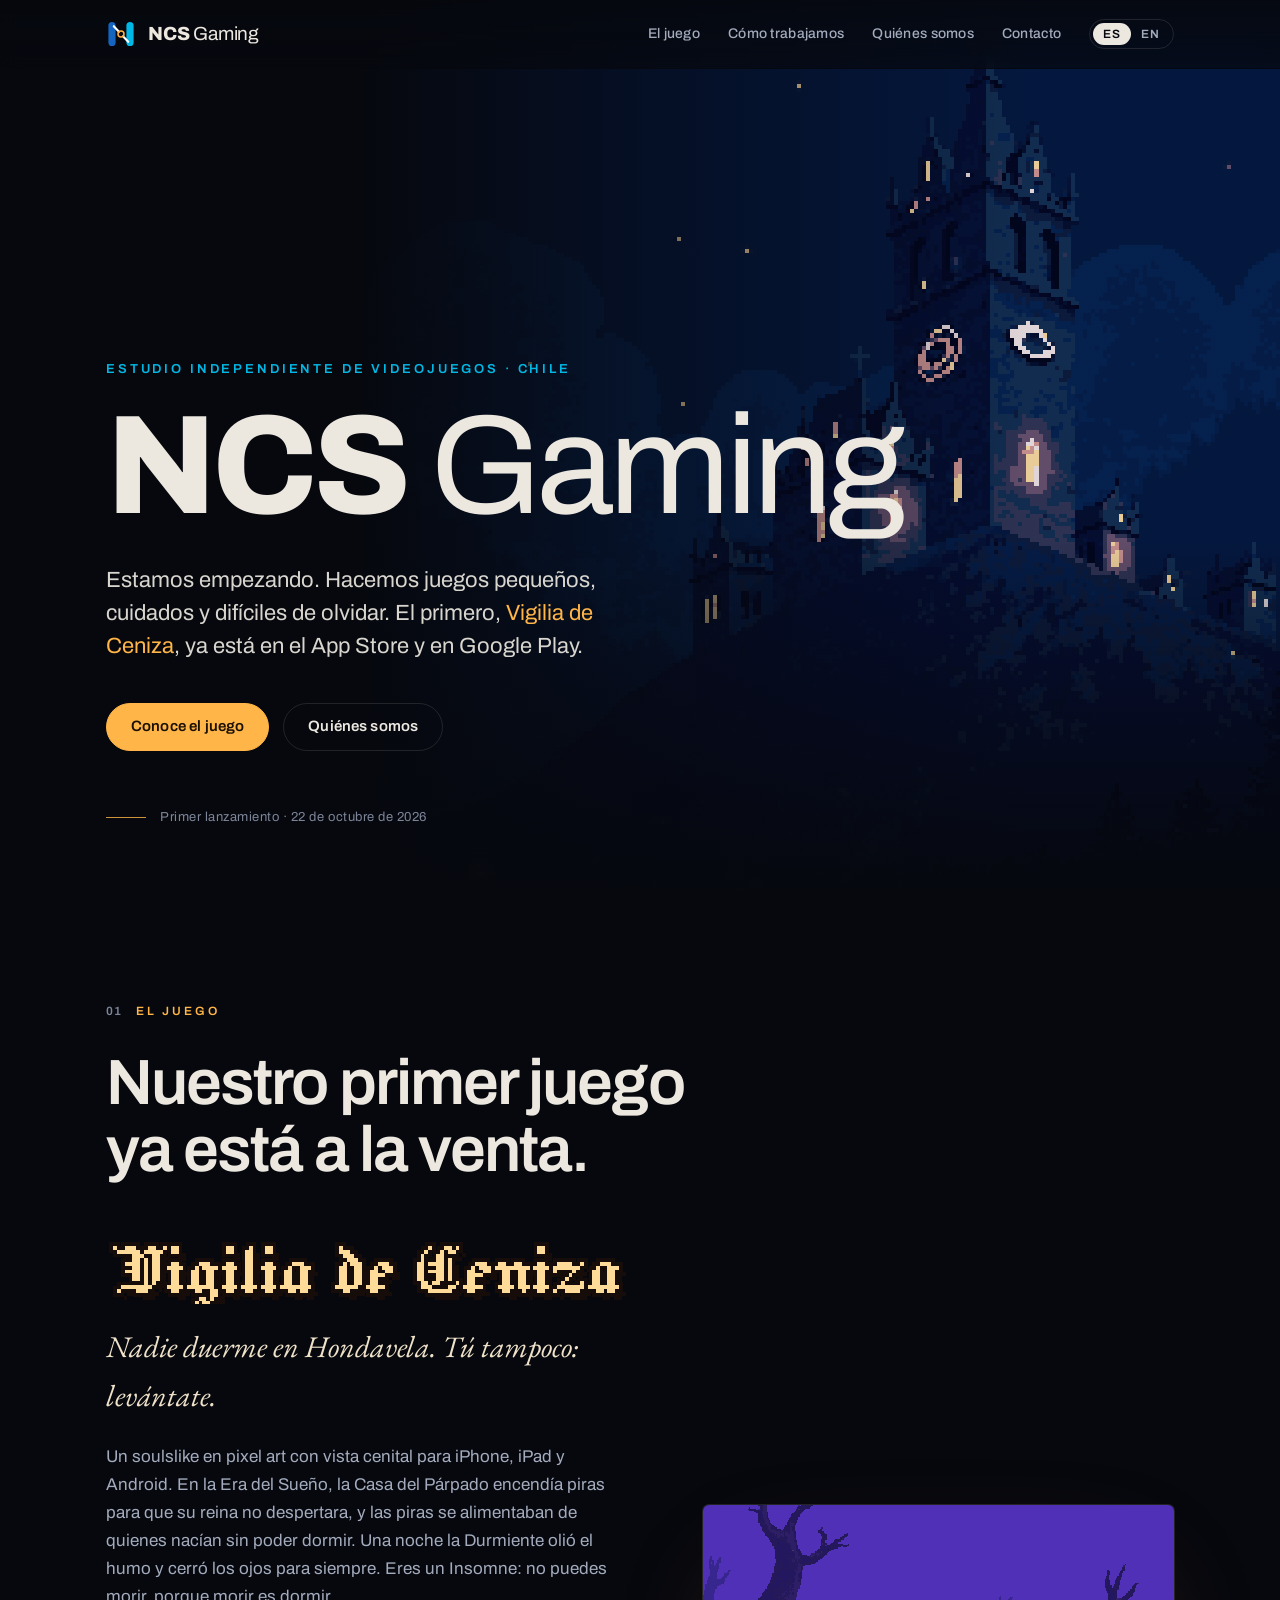
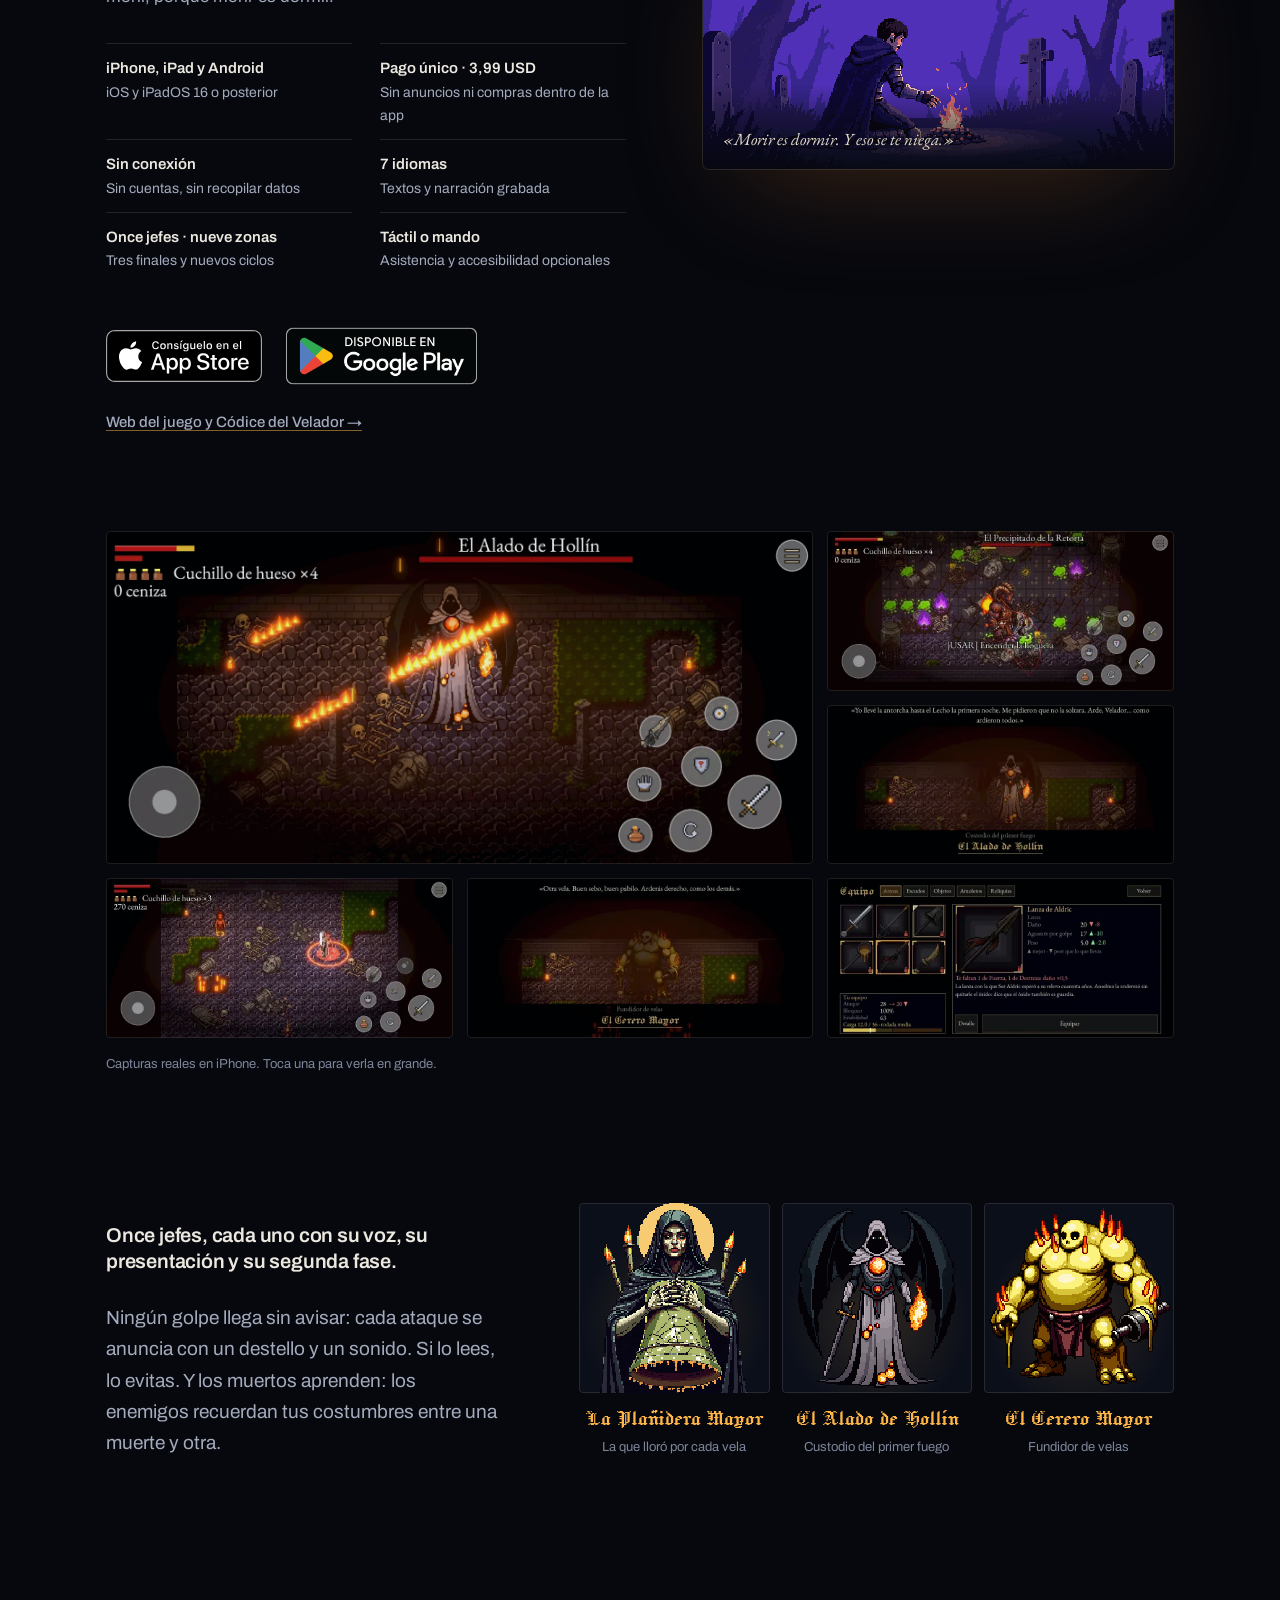
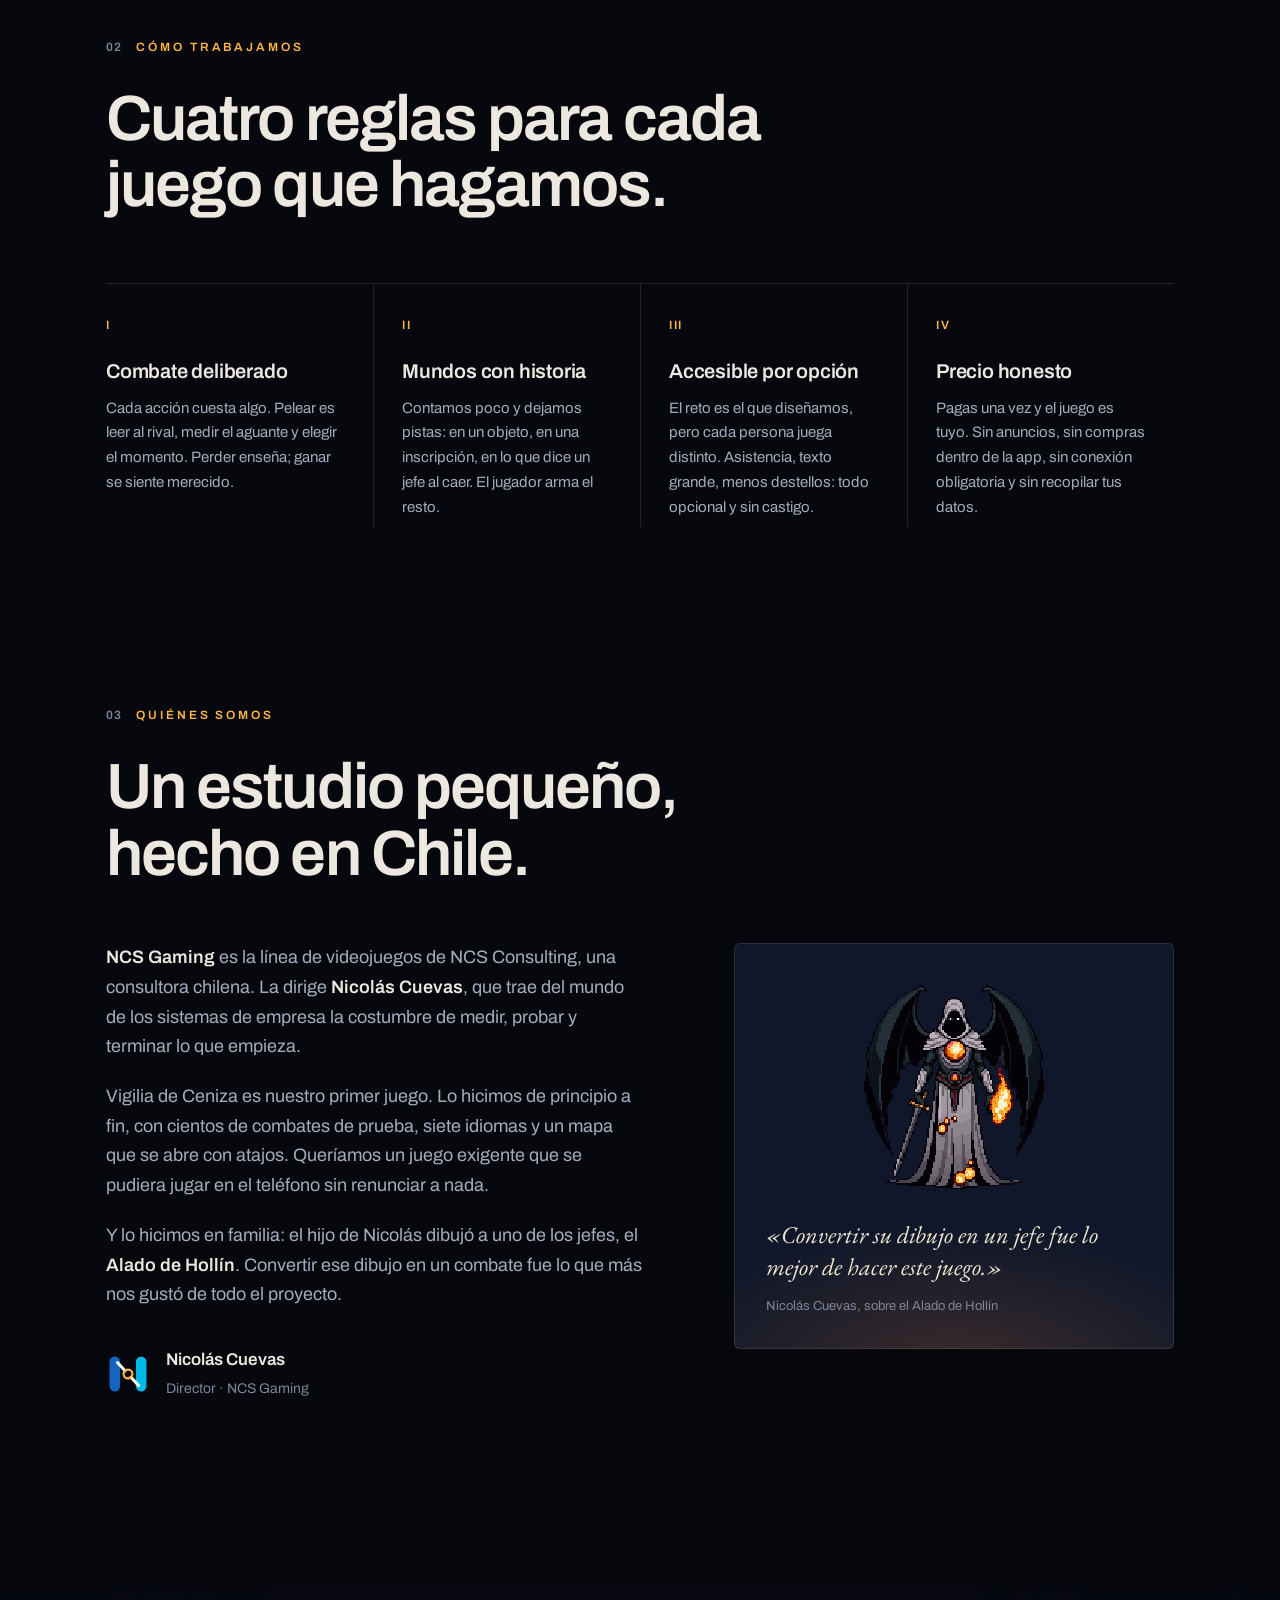
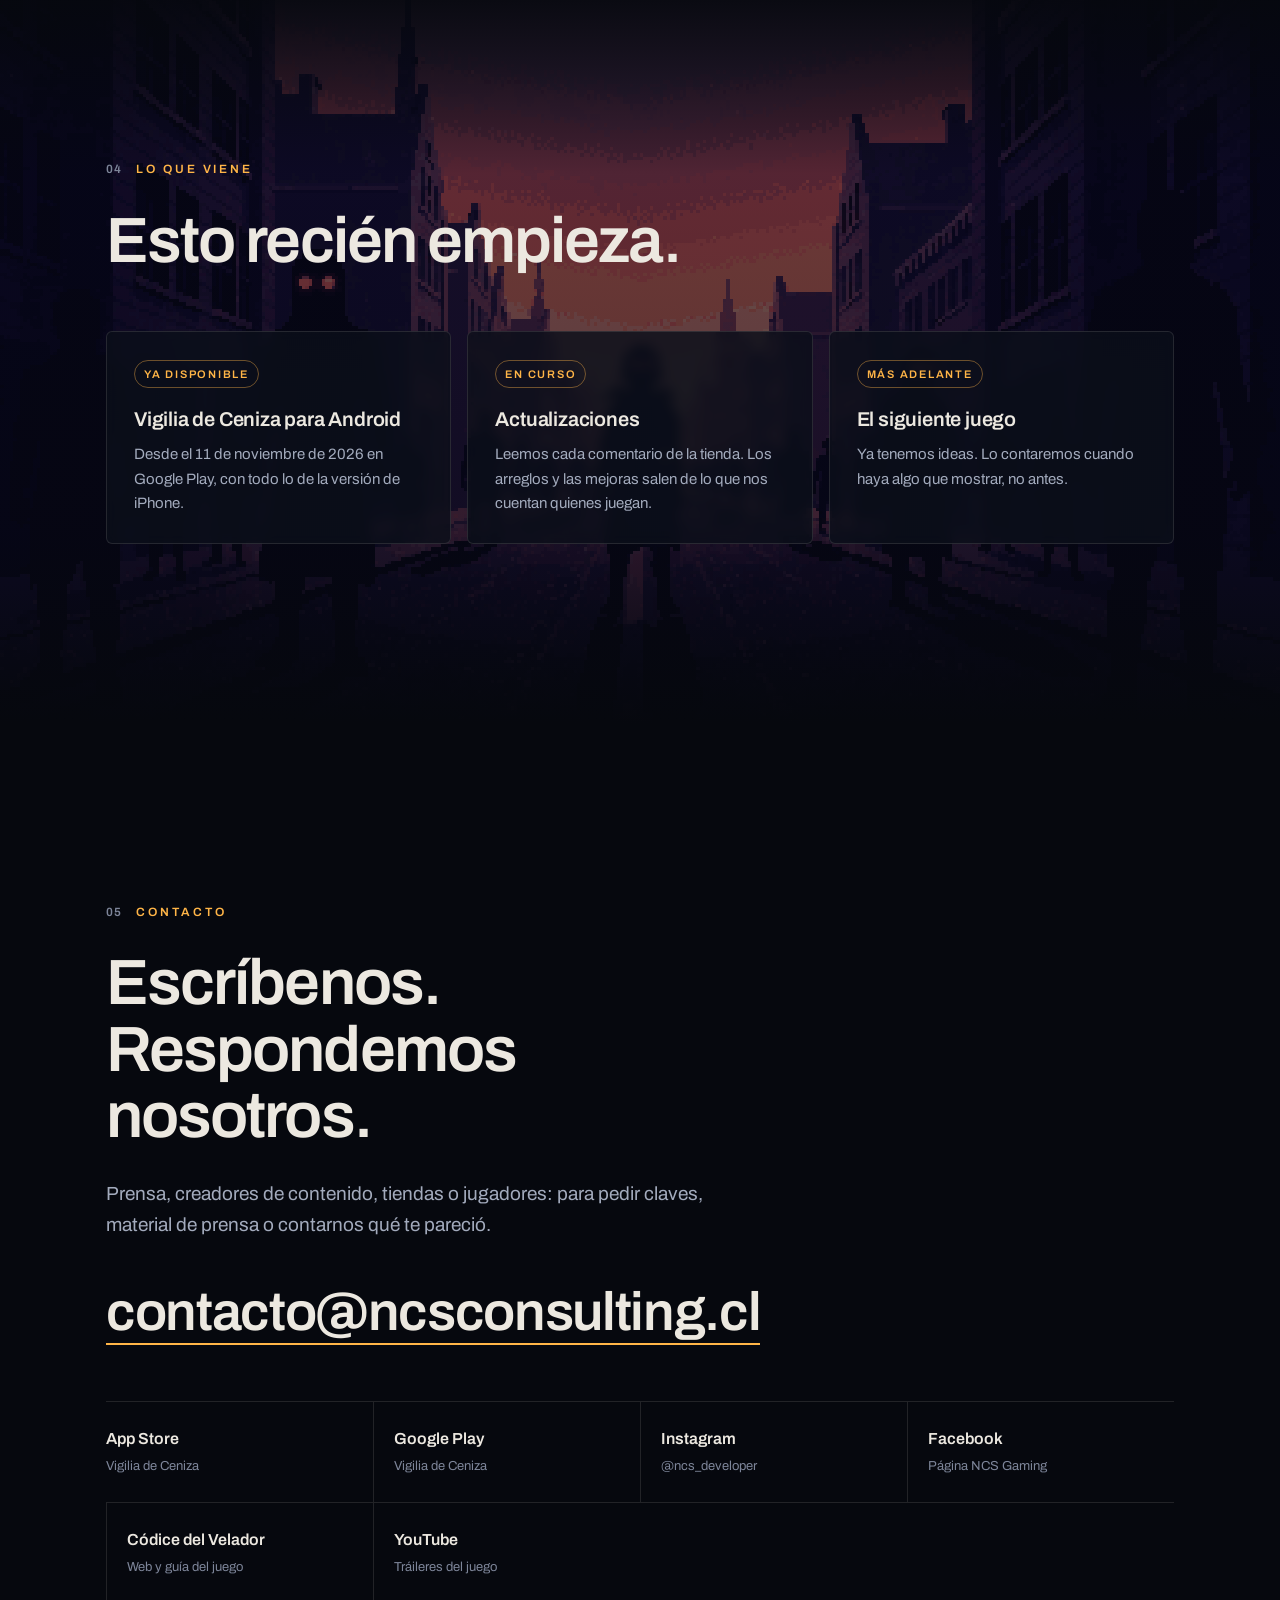
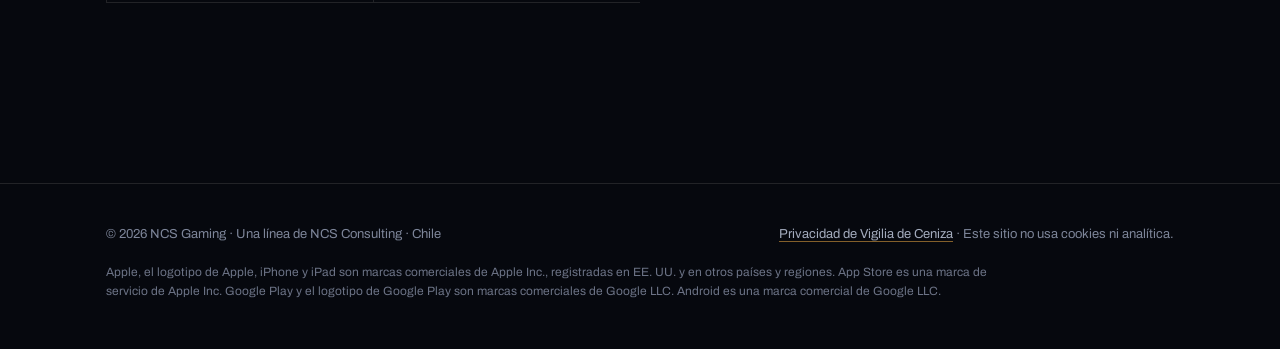
<file: index.html>
<!doctype html>
<html lang="es">
<head>
<meta charset="utf-8">
<meta name="viewport" content="width=device-width, initial-scale=1">
<title>NCS Gaming — Estudio independiente de videojuegos · Chile</title>
<meta name="description" content="NCS Gaming es un estudio independiente de videojuegos de Chile. Estamos empezando: nuestro primer juego, Vigilia de Ceniza, ya está en el App Store y en Google Play para iPhone, iPad y Android.">
<meta name="theme-color" content="#06080e">
<link rel="canonical" href="https://ncsconsulting-develops.github.io/ncs-gaming/">
<link rel="alternate" hreflang="es" href="https://ncsconsulting-develops.github.io/ncs-gaming/">
<link rel="alternate" hreflang="en" href="https://ncsconsulting-develops.github.io/ncs-gaming/en/">
<link rel="alternate" hreflang="x-default" href="https://ncsconsulting-develops.github.io/ncs-gaming/">
<link rel="icon" href="favicon.svg" type="image/svg+xml">
<link rel="apple-touch-icon" href="apple-touch-icon.png">

<meta property="og:type" content="website">
<meta property="og:site_name" content="NCS Gaming">
<meta property="og:locale" content="es_CL">
<meta property="og:locale:alternate" content="en_US">
<meta property="og:title" content="NCS Gaming — Estudio independiente de videojuegos · Chile">
<meta property="og:description" content="Estamos empezando. Nuestro primer juego, Vigilia de Ceniza, ya está en el App Store y en Google Play para iPhone, iPad y Android.">
<meta property="og:url" content="https://ncsconsulting-develops.github.io/ncs-gaming/">
<meta property="og:image" content="https://ncsconsulting-develops.github.io/ncs-gaming/img/og_es.jpg">
<meta property="og:image:width" content="1200">
<meta property="og:image:height" content="630">
<meta property="og:image:alt" content="Vigilia de Ceniza: una catedral de noche sobre Hondavela. Nadie duerme en Hondavela.">
<meta name="twitter:card" content="summary_large_image">
<meta name="twitter:title" content="NCS Gaming — Estudio independiente de videojuegos · Chile">
<meta name="twitter:description" content="Estamos empezando. Nuestro primer juego, Vigilia de Ceniza, ya está en el App Store y en Google Play.">
<meta name="twitter:image" content="https://ncsconsulting-develops.github.io/ncs-gaming/img/og_es.jpg">

<script type="application/ld+json">
{
 "@context": "https://schema.org",
 "@graph": [
  {
   "@type": "Organization",
   "@id": "https://ncsconsulting-develops.github.io/ncs-gaming/#org",
   "name": "NCS Gaming",
   "url": "https://ncsconsulting-develops.github.io/ncs-gaming/",
   "logo": "https://ncsconsulting-develops.github.io/ncs-gaming/apple-touch-icon.png",
   "email": "contacto@ncsconsulting.cl",
   "description": "Estudio independiente de videojuegos de Chile. Nuestro primer juego, Vigilia de Ceniza, está en el App Store y en Google Play para iPhone, iPad y Android.",
   "foundingLocation": {
    "@type": "Place",
    "name": "Chile"
   },
   "founder": {
    "@type": "Person",
    "name": "Nicolás Cuevas"
   },
   "sameAs": [
    "https://www.instagram.com/ncs_developer/",
    "https://www.facebook.com/61595371187636/",
    "https://www.youtube.com/channel/UCpxMOFgtdoj5tkHDwHvY6Mw",
    "https://ncsconsulting-develops.github.io/vigilia-de-ceniza/"
   ]
  },
  {
   "@type": "VideoGame",
   "name": "Vigilia de Ceniza",
   "url": "https://ncsconsulting-develops.github.io/vigilia-de-ceniza/",
   "description": "Soulslike de pixel art con vista cenital para iPhone, iPad y Android.",
   "genre": [
    "Action RPG",
    "Soulslike"
   ],
   "gamePlatform": [
    "iOS",
    "iPadOS",
    "Android"
   ],
   "installUrl": "https://apps.apple.com/app/id6823702349",
   "sameAs": [
    "https://apps.apple.com/app/id6823702349",
    "https://play.google.com/store/apps/details?id=com.ncsgaming.vigiliadeceniza"
   ],
   "publisher": {
    "@id": "https://ncsconsulting-develops.github.io/ncs-gaming/#org"
   }
  }
 ]
}
</script>
<link rel="preconnect" href="https://fonts.googleapis.com">
<link rel="preconnect" href="https://fonts.gstatic.com" crossorigin>
<link href="https://fonts.googleapis.com/css2?family=Archivo:wght@400;500;600;800&family=EB+Garamond:ital@1&display=swap" rel="stylesheet">
<link rel="stylesheet" href="css/site.css">
<script src="js/site.js" defer></script>
</head>
<body>
<svg width="0" height="0" style="position:absolute" aria-hidden="true">
  <symbol id="n" viewBox="0 0 100 100">
    <rect x="8" y="10" width="24" height="80" rx="12" fill="#1565C0"/>
    <rect x="68" y="10" width="24" height="80" rx="12" fill="#00B8E6"/>
    <g stroke="#FFFFFF" stroke-width="7" stroke-linecap="round"><line x1="26" y1="24" x2="43.22" y2="42.65"/><line x1="56.78" y1="57.35" x2="74" y2="76"/></g>
    <circle cx="50" cy="50" r="10" fill="none" stroke="#FFB547" stroke-width="5"/>
  </symbol>
</svg>
<a class="skip" href="#main">Saltar al contenido</a>

<header class="top">
  <div class="wrap">
    <a class="brand" href="#inicio" aria-label="NCS Gaming, inicio">
      <svg aria-hidden="true"><use href="#n"/></svg>
      <span><b>NCS</b> Gaming</span>
    </a>
    <nav class="nav" aria-label="Secciones">
      <a href="#juego">El juego</a>
      <a href="#principios">Cómo trabajamos</a>
      <a href="#nosotros">Quiénes somos</a>
      <a href="#contacto">Contacto</a>
    </nav>
    <div class="lang" role="group" aria-label="Idioma">
      <span aria-current="page" lang="es">ES</span>
      <a href="en/" hreflang="en" lang="en" aria-label="English version">EN</a>
    </div>
  </div>
</header>

<main id="main">
  <div class="hero" id="inicio">
    <img class="hero-art px" src="img/01_hondavela.png" width="400" height="224" alt="" fetchpriority="high">
    <div class="wrap">
      <p class="kicker">Estudio independiente de videojuegos · Chile</p>
      <h1><b>NCS</b> Gaming</h1>
      <p class="lead">Estamos empezando. Hacemos juegos pequeños, cuidados y difíciles de olvidar. El primero, <em>Vigilia de Ceniza</em>, ya está en el App Store y en Google Play.</p>
      <div class="actions">
        <a class="btn solid" href="#juego">Conoce el juego</a>
        <a class="btn" href="#nosotros">Quiénes somos</a>
      </div>
      <p class="hero-note">Primer lanzamiento · 22 de octubre de 2026</p>
    </div>
  </div>

  <div class="wrap">
    <section id="juego" aria-labelledby="juego-t">
      <p class="eyebrow" data-n="01">El juego</p>
      <h2 id="juego-t">Nuestro primer juego ya está a la venta.</h2>

      <div class="game-head">
        <div class="game-copy">
          <img class="game-logo px" src="img/vigilia_title.png" width="1068" height="132" alt="Vigilia de Ceniza" loading="lazy">
          <p class="tagline">Nadie duerme en Hondavela. Tú tampoco: levántate.</p>
          <p class="body">Un soulslike en pixel art con vista cenital para iPhone, iPad y Android. En la Era del Sueño, la Casa del Párpado encendía piras para que su reina no despertara, y las piras se alimentaban de quienes nacían sin poder dormir. Una noche la Durmiente olió el humo y cerró los ojos para siempre. Eres un Insomne: no puedes morir, porque morir es dormir.</p>
          <ul class="facts">
            <li><b>iPhone, iPad y Android</b>iOS y iPadOS 16 o posterior</li>
            <li><b>Pago único · 3,99 USD</b>Sin anuncios ni compras dentro de la app</li>
            <li><b>Sin conexión</b>Sin cuentas, sin recopilar datos</li>
            <li><b>7 idiomas</b>Textos y narración grabada</li>
            <li><b>Once jefes · nueve zonas</b>Tres finales y nuevos ciclos</li>
            <li><b>Táctil o mando</b>Asistencia y accesibilidad opcionales</li>
          </ul>
          <div class="store">
            <a class="badge" href="https://apps.apple.com/app/id6823702349" aria-label="Consíguelo en el App Store">
              <img src="img/appstore_es.svg" width="120" height="40" alt="Consíguelo en el App Store">
            </a>
            <a class="badge gplay" href="https://play.google.com/store/apps/details?id=com.ncsgaming.vigiliadeceniza" aria-label="Disponible en Google Play">
              <img src="img/gplay_es.png" width="646" height="250" alt="Disponible en Google Play">
            </a>
            <a class="link" href="https://ncsconsulting-develops.github.io/vigilia-de-ceniza/">Web del juego y Códice del Velador →</a>
          </div>
        </div>
        <figure class="frame">
          <img class="px" src="img/06_insomne.png" width="400" height="224" alt="El Insomne, encapuchado, se calienta las manos junto a una hoguera entre tumbas y árboles secos." loading="lazy">
          <figcaption>«Morir es dormir. Y eso se te niega.»</figcaption>
        </figure>
      </div>

      <ul class="gallery" aria-label="Capturas de Vigilia de Ceniza">
        <li><button type="button" data-full="img/shots/08.webp"><img src="img/shots/08.webp" width="1600" height="736" alt="Combate contra el Alado de Hollín, que barre la sala con plumas de fuego" loading="lazy"></button></li>
        <li><button type="button" data-full="img/shots/01.webp"><img src="img/shots/01_s.webp" width="480" height="221" alt="El Precipitado de la Retorta, primer jefe, en el laboratorio del Alquimista" loading="lazy"></button></li>
        <li><button type="button" data-full="img/shots/02.webp"><img src="img/shots/02_s.webp" width="480" height="221" alt="Presentación del Alado de Hollín, custodio del primer fuego" loading="lazy"></button></li>
        <li><button type="button" data-full="img/shots/06.webp"><img src="img/shots/06_s.webp" width="480" height="221" alt="El Insomne explora el Osario con controles táctiles para dos pulgares" loading="lazy"></button></li>
        <li><button type="button" data-full="img/shots/07.webp"><img src="img/shots/07_s.webp" width="480" height="221" alt="Presentación del Cerero Mayor, fundidor de velas" loading="lazy"></button></li>
        <li><button type="button" data-full="img/shots/04.webp"><img src="img/shots/04_s.webp" width="480" height="221" alt="El menú de equipo: armas, escudos, objetos, amuletos y reliquias con su ficha" loading="lazy"></button></li>
      </ul>
      <p class="gallery-note">Capturas reales en iPhone. Toca una para verla en grande.</p>

      <div class="bosses">
        <div>
          <h3>Once jefes, cada uno con su voz, su presentación y su segunda fase.</h3>
          <p class="intro">Ningún golpe llega sin avisar: cada ataque se anuncia con un destello y un sonido. Si lo lees, lo evitas. Y los muertos aprenden: los enemigos recuerdan tus costumbres entre una muerte y otra.</p>
        </div>
        <div class="roster">
          <figure class="boss">
            <div class="stage"><img class="px" src="img/boss_planidera.png" width="144" height="144" alt="La Plañidera Mayor, con velas encendidas y el cuerpo cosido a una campana" loading="lazy"></div>
            <figcaption><span class="name">La Plañidera Mayor</span><span class="title">La que lloró por cada vela</span></figcaption>
          </figure>
          <figure class="boss">
            <div class="stage"><img class="px" src="img/boss_angel.png" width="144" height="144" alt="El Alado de Hollín, encapuchado, con alas negras y una antorcha" loading="lazy"></div>
            <figcaption><span class="name">El Alado de Hollín</span><span class="title">Custodio del primer fuego</span></figcaption>
          </figure>
          <figure class="boss">
            <div class="stage"><img class="px" src="img/boss_cerero.png" width="144" height="144" alt="El Cerero Mayor, enorme y de cera amarilla, con mechas encendidas" loading="lazy"></div>
            <figcaption><span class="name">El Cerero Mayor</span><span class="title">Fundidor de velas</span></figcaption>
          </figure>
        </div>
      </div>
    </section>

    <section id="principios" aria-labelledby="principios-t">
      <p class="eyebrow" data-n="02">Cómo trabajamos</p>
      <h2 id="principios-t">Cuatro reglas para cada juego que hagamos.</h2>
      <ol class="principles">
        <li>
          <span class="num">I</span>
          <h3>Combate deliberado</h3>
          <p>Cada acción cuesta algo. Pelear es leer al rival, medir el aguante y elegir el momento. Perder enseña; ganar se siente merecido.</p>
        </li>
        <li>
          <span class="num">II</span>
          <h3>Mundos con historia</h3>
          <p>Contamos poco y dejamos pistas: en un objeto, en una inscripción, en lo que dice un jefe al caer. El jugador arma el resto.</p>
        </li>
        <li>
          <span class="num">III</span>
          <h3>Accesible por opción</h3>
          <p>El reto es el que diseñamos, pero cada persona juega distinto. Asistencia, texto grande, menos destellos: todo opcional y sin castigo.</p>
        </li>
        <li>
          <span class="num">IV</span>
          <h3>Precio honesto</h3>
          <p>Pagas una vez y el juego es tuyo. Sin anuncios, sin compras dentro de la app, sin conexión obligatoria y sin recopilar tus datos.</p>
        </li>
      </ol>
    </section>

    <section id="nosotros" aria-labelledby="nosotros-t">
      <p class="eyebrow" data-n="03">Quiénes somos</p>
      <h2 id="nosotros-t">Un estudio pequeño, hecho en Chile.</h2>
      <div class="about">
        <div class="text">
          <p><strong>NCS Gaming</strong> es la línea de videojuegos de NCS Consulting, una consultora chilena. La dirige <strong>Nicolás Cuevas</strong>, que trae del mundo de los sistemas de empresa la costumbre de medir, probar y terminar lo que empieza.</p>
          <p>Vigilia de Ceniza es nuestro primer juego. Lo hicimos de principio a fin, con cientos de combates de prueba, siete idiomas y un mapa que se abre con atajos. Queríamos un juego exigente que se pudiera jugar en el teléfono sin renunciar a nada.</p>
          <p>Y lo hicimos en familia: el hijo de Nicolás dibujó a uno de los jefes, el <strong>Alado de Hollín</strong>. Convertir ese dibujo en un combate fue lo que más nos gustó de todo el proyecto.</p>
          <div class="signature">
            <svg aria-hidden="true"><use href="#n"/></svg>
            <div><b>Nicolás Cuevas</b><span>Director · NCS Gaming</span></div>
          </div>
        </div>
        <figure class="son">
          <img class="px" src="img/boss_angel.png" width="144" height="144" alt="El Alado de Hollín, el jefe que dibujó el hijo de Nicolás" loading="lazy">
          <blockquote><p>«Convertir su dibujo en un jefe fue lo mejor de hacer este juego.»</p></blockquote>
          <figcaption>Nicolás Cuevas, sobre el Alado de Hollín</figcaption>
        </figure>
      </div>
    </section>
  </div>

  <div class="band">
    <img class="px" src="img/04_desvelados.png" width="400" height="224" alt="" loading="lazy">
    <div class="wrap">
      <section id="lo-que-viene" aria-labelledby="viene-t">
        <p class="eyebrow" data-n="04">Lo que viene</p>
        <h2 id="viene-t">Esto recién empieza.</h2>
        <ul class="next">
          <li>
            <span class="state">Ya disponible</span>
            <h3>Vigilia de Ceniza para Android</h3>
            <p>Desde el 11 de noviembre de 2026 en Google Play, con todo lo de la versión de iPhone.</p>
          </li>
          <li>
            <span class="state">En curso</span>
            <h3>Actualizaciones</h3>
            <p>Leemos cada comentario de la tienda. Los arreglos y las mejoras salen de lo que nos cuentan quienes juegan.</p>
          </li>
          <li>
            <span class="state">Más adelante</span>
            <h3>El siguiente juego</h3>
            <p>Ya tenemos ideas. Lo contaremos cuando haya algo que mostrar, no antes.</p>
          </li>
        </ul>
      </section>
    </div>
  </div>

  <div class="wrap">
    <section id="contacto" class="contact" aria-labelledby="contacto-t">
      <p class="eyebrow" data-n="05">Contacto</p>
      <h2 id="contacto-t">Escríbenos. Respondemos nosotros.</h2>
      <p class="intro">Prensa, creadores de contenido, tiendas o jugadores: para pedir claves, material de prensa o contarnos qué te pareció.</p>
      <a class="mail" href="mailto:contacto@ncsconsulting.cl">contacto@ncsconsulting.cl</a>
      <ul class="links">
        <li><a href="https://apps.apple.com/app/id6823702349"><b>App Store</b><span>Vigilia de Ceniza</span></a></li>
        <li><a href="https://play.google.com/store/apps/details?id=com.ncsgaming.vigiliadeceniza"><b>Google Play</b><span>Vigilia de Ceniza</span></a></li>
        <li><a href="https://www.instagram.com/ncs_developer/"><b>Instagram</b><span>@ncs_developer</span></a></li>
        <li><a href="https://www.facebook.com/61595371187636/"><b>Facebook</b><span>Página NCS Gaming</span></a></li>
        <li><a href="https://ncsconsulting-develops.github.io/vigilia-de-ceniza/"><b>Códice del Velador</b><span>Web y guía del juego</span></a></li>
        <li><a href="https://www.youtube.com/channel/UCpxMOFgtdoj5tkHDwHvY6Mw"><b>YouTube</b><span>Tráileres del juego</span></a></li>
      </ul>
    </section>
  </div>
</main>

<footer>
  <div class="wrap">
    <div class="row">
      <span>© 2026 NCS Gaming · Una línea de NCS Consulting · Chile</span>
      <span><a href="https://ncsconsulting-develops.github.io/vigilia-de-ceniza/privacy.html">Privacidad de Vigilia de Ceniza</a> · Este sitio no usa cookies ni analítica.</span>
    </div>
    <p class="legal">Apple, el logotipo de Apple, iPhone y iPad son marcas comerciales de Apple Inc., registradas en EE. UU. y en otros países y regiones. App Store es una marca de servicio de Apple Inc. Google Play y el logotipo de Google Play son marcas comerciales de Google LLC. Android es una marca comercial de Google LLC.</p>
  </div>
</footer>

<dialog class="viewer" closedby="any" aria-label="Captura ampliada">
  <figure>
    <img alt="" width="1600" height="736">
    <figcaption></figcaption>
  </figure>
  <div class="bar">
    <button type="button" data-prev aria-label="Anterior">‹</button>
    <button type="button" data-next aria-label="Siguiente">›</button>
    <button type="button" data-close aria-label="Cerrar">×</button>
  </div>
</dialog>
</body>
</html>
</file>
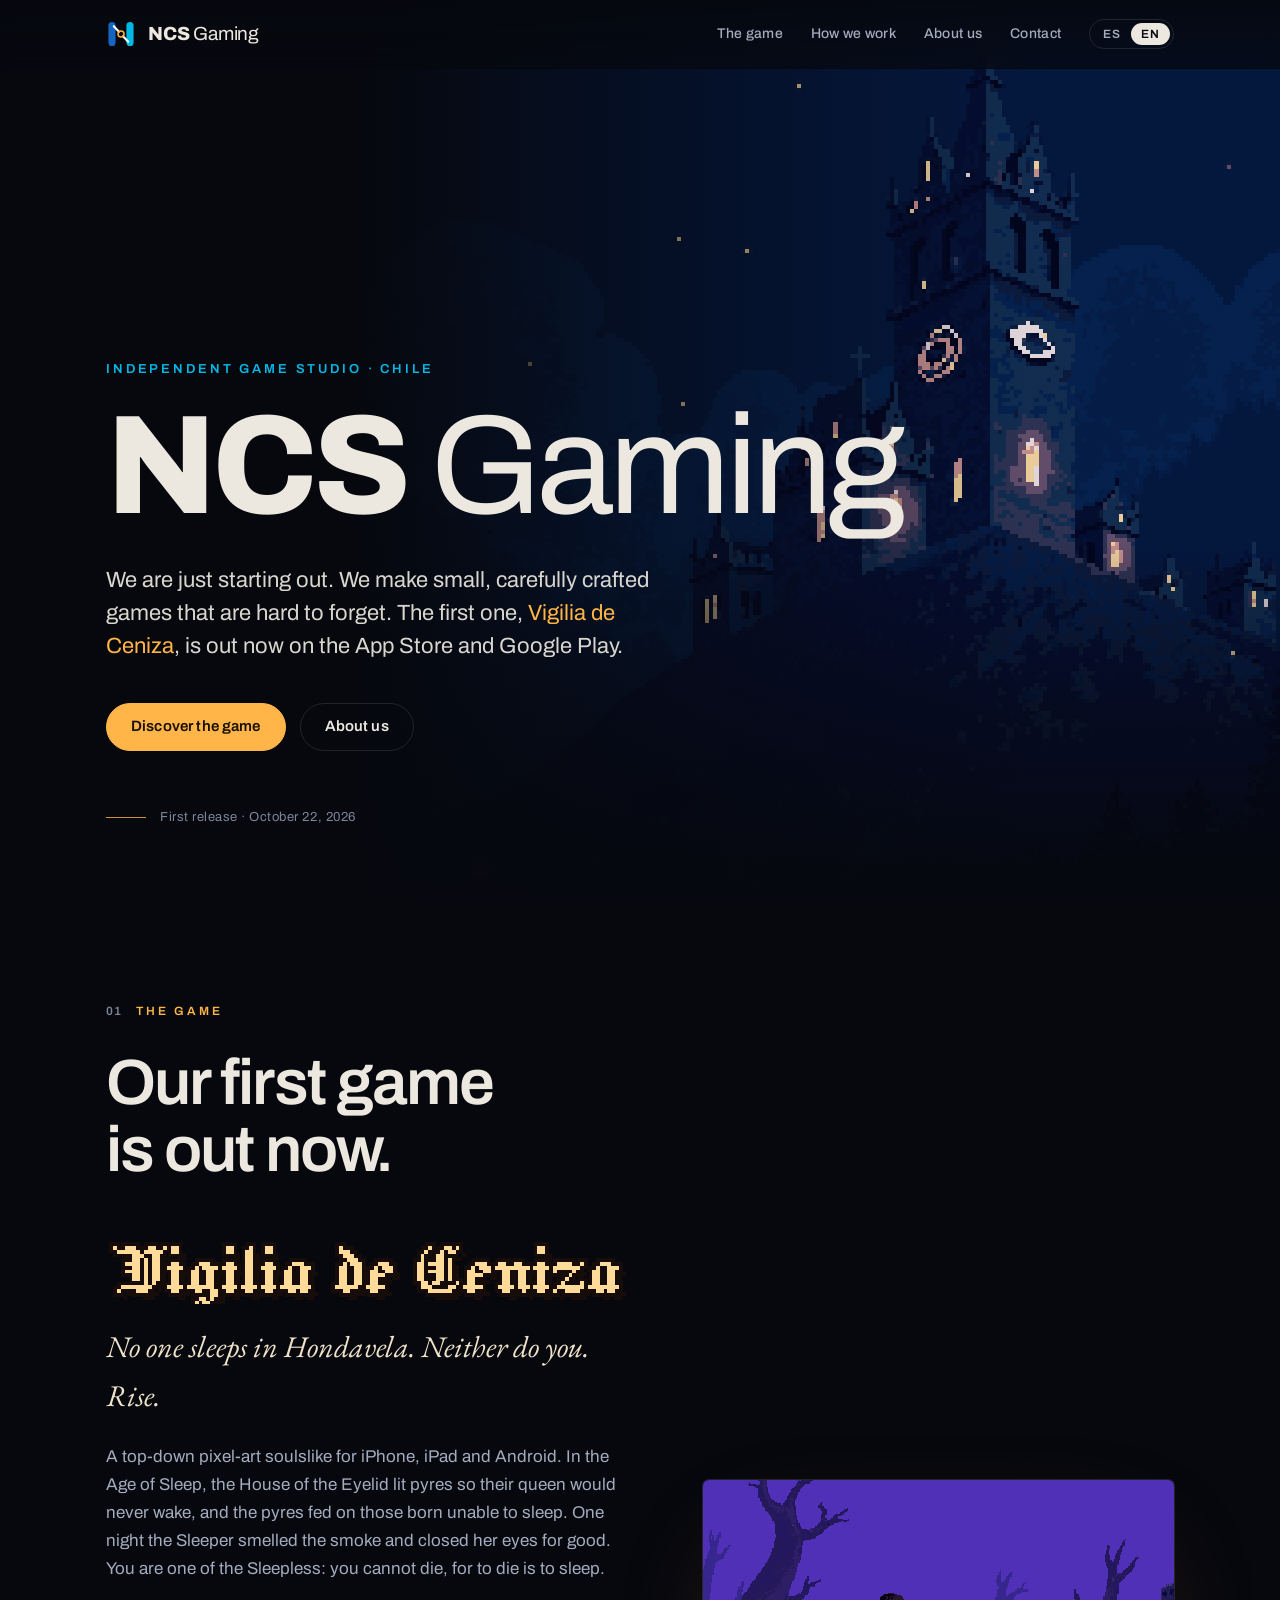
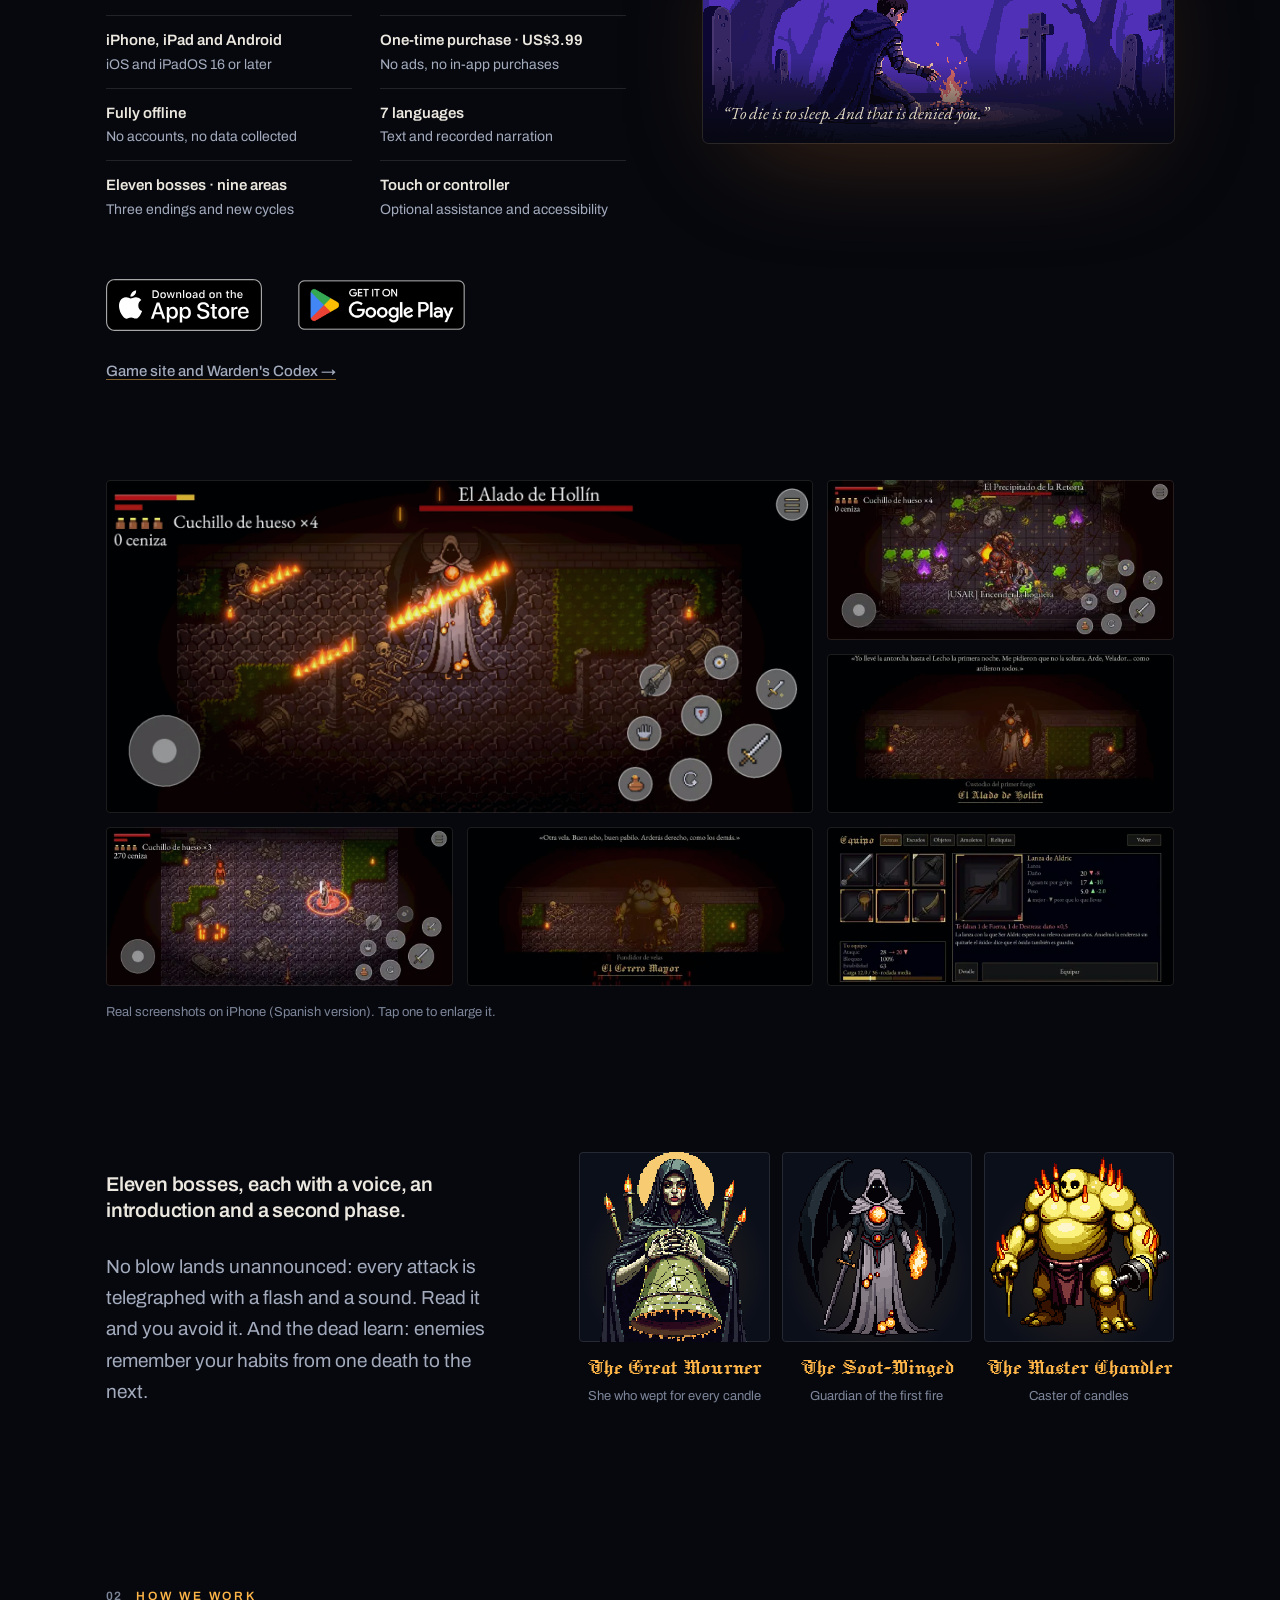
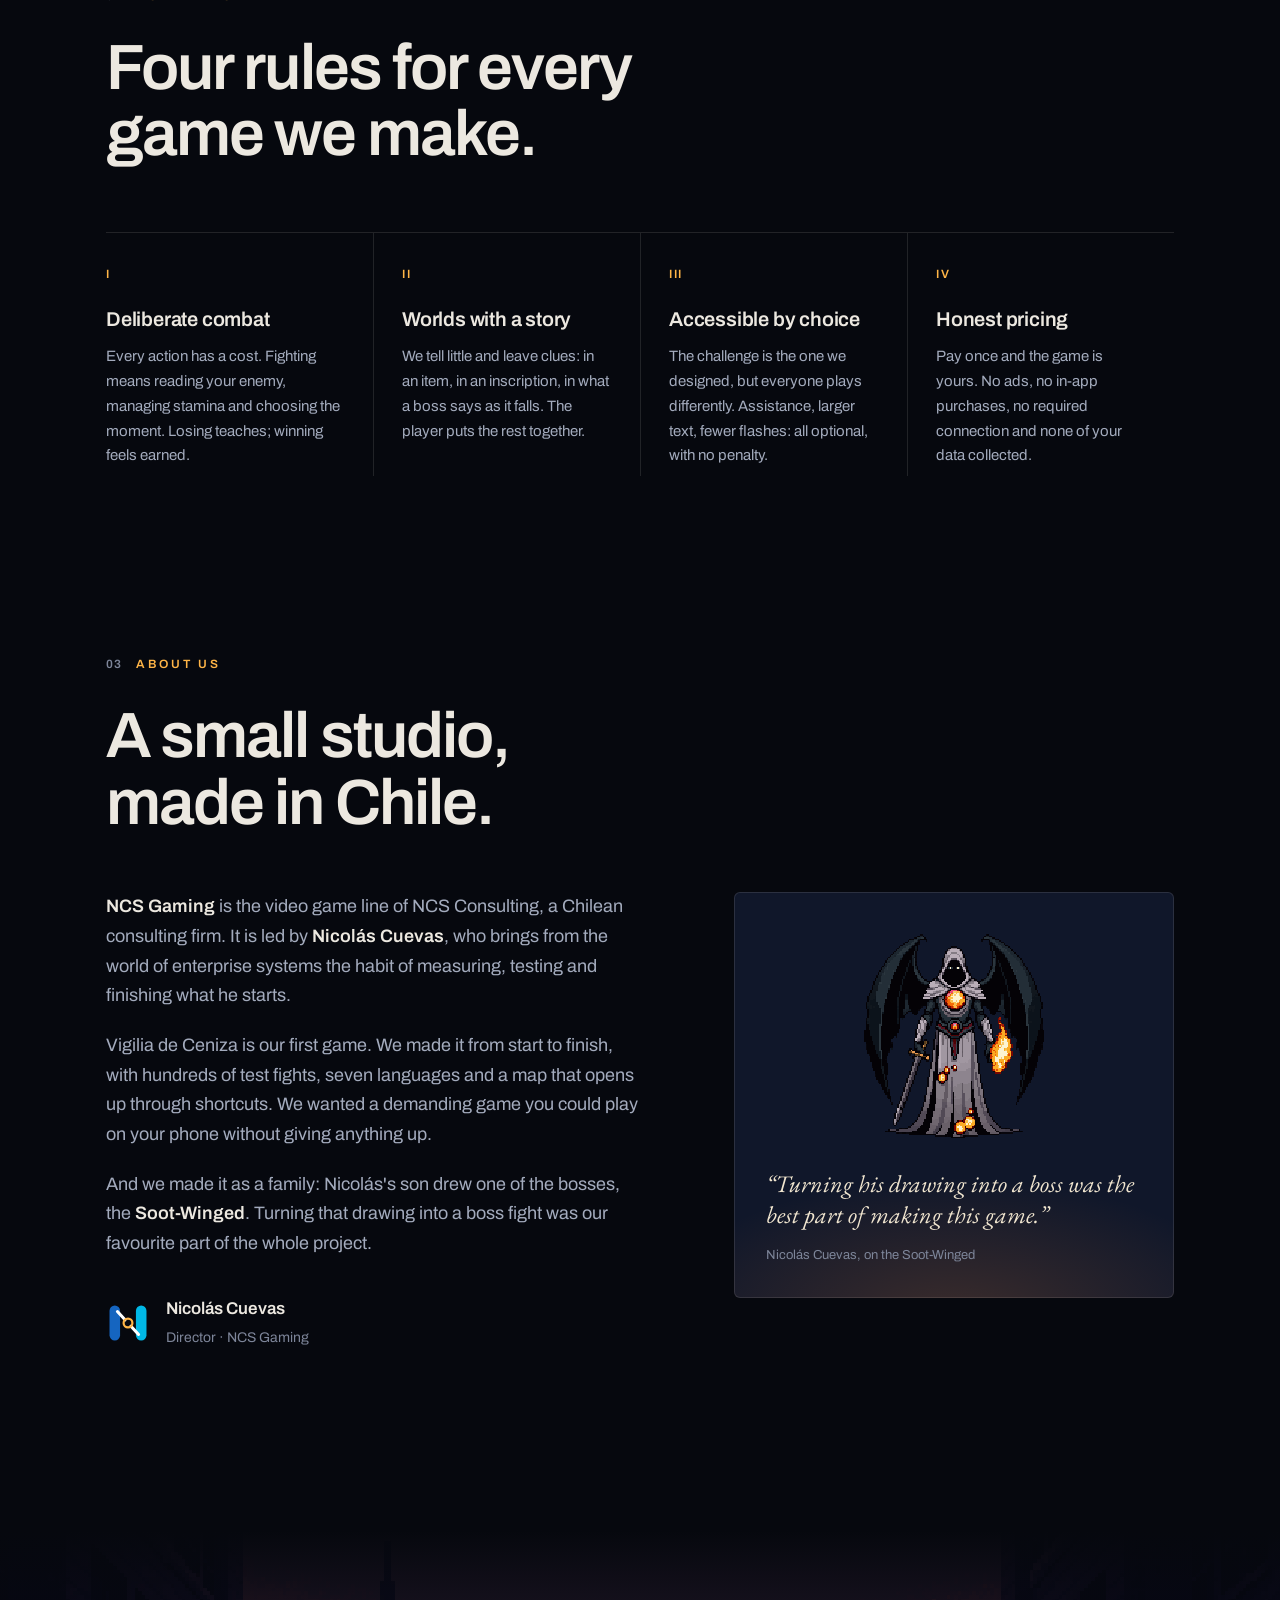
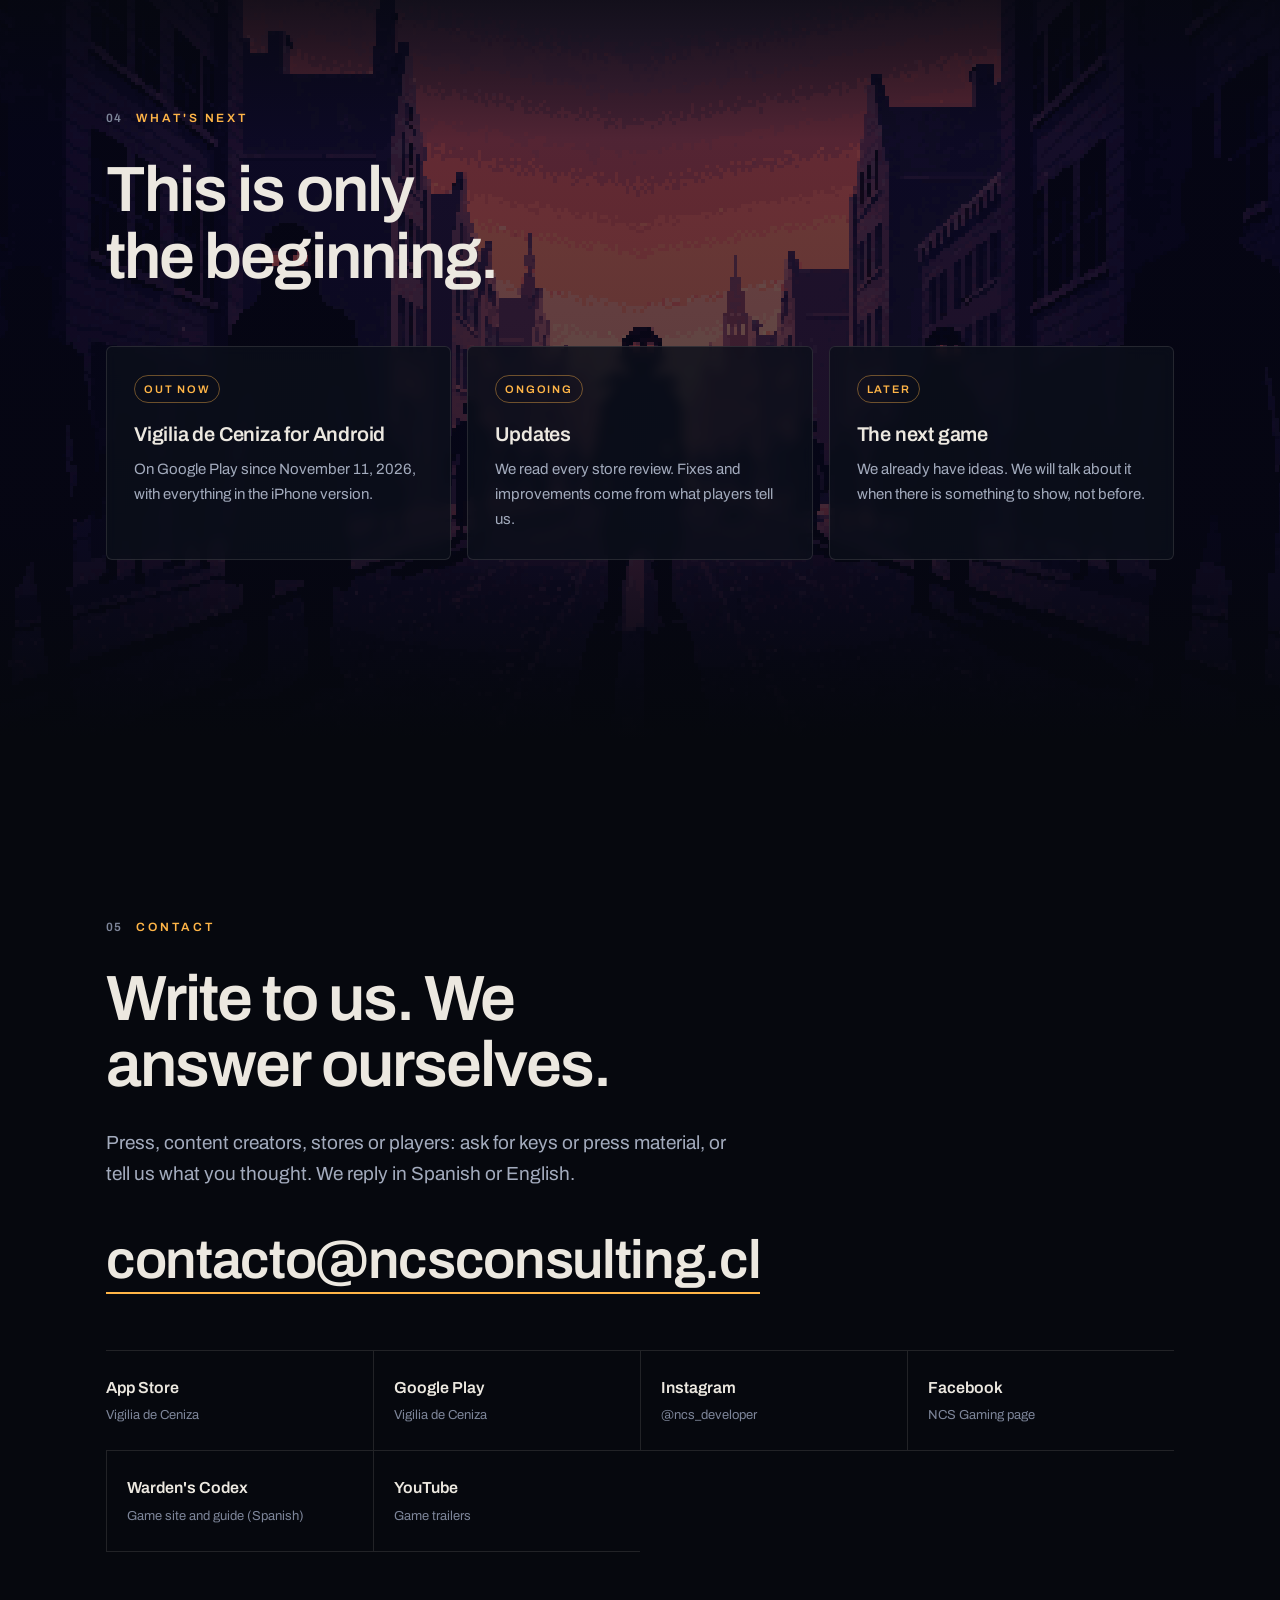
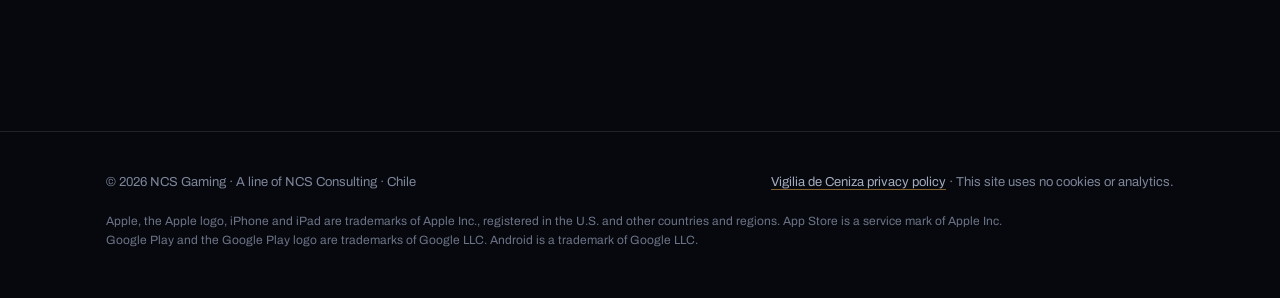
<file: en/index.html>
<!doctype html>
<html lang="en">
<head>
<meta charset="utf-8">
<meta name="viewport" content="width=device-width, initial-scale=1">
<title>NCS Gaming — Independent game studio · Chile</title>
<meta name="description" content="NCS Gaming is an independent game studio from Chile. We are just starting out: our first game, Vigilia de Ceniza, is out now on the App Store and Google Play for iPhone, iPad and Android.">
<meta name="theme-color" content="#06080e">
<link rel="canonical" href="https://ncsconsulting-develops.github.io/ncs-gaming/en/">
<link rel="alternate" hreflang="es" href="https://ncsconsulting-develops.github.io/ncs-gaming/">
<link rel="alternate" hreflang="en" href="https://ncsconsulting-develops.github.io/ncs-gaming/en/">
<link rel="alternate" hreflang="x-default" href="https://ncsconsulting-develops.github.io/ncs-gaming/">
<link rel="icon" href="../favicon.svg" type="image/svg+xml">
<link rel="apple-touch-icon" href="../apple-touch-icon.png">

<meta property="og:type" content="website">
<meta property="og:site_name" content="NCS Gaming">
<meta property="og:locale" content="en_US">
<meta property="og:locale:alternate" content="es_CL">
<meta property="og:title" content="NCS Gaming — Independent game studio · Chile">
<meta property="og:description" content="We are just starting out. Our first game, Vigilia de Ceniza, is out now on the App Store and Google Play for iPhone, iPad and Android.">
<meta property="og:url" content="https://ncsconsulting-develops.github.io/ncs-gaming/en/">
<meta property="og:image" content="https://ncsconsulting-develops.github.io/ncs-gaming/img/og_en.jpg">
<meta property="og:image:width" content="1200">
<meta property="og:image:height" content="630">
<meta property="og:image:alt" content="Vigilia de Ceniza: a cathedral at night over Hondavela. No one sleeps in Hondavela.">
<meta name="twitter:card" content="summary_large_image">
<meta name="twitter:title" content="NCS Gaming — Independent game studio · Chile">
<meta name="twitter:description" content="We are just starting out. Our first game, Vigilia de Ceniza, is out now on the App Store and Google Play.">
<meta name="twitter:image" content="https://ncsconsulting-develops.github.io/ncs-gaming/img/og_en.jpg">

<script type="application/ld+json">
{
 "@context": "https://schema.org",
 "@graph": [
  {
   "@type": "Organization",
   "@id": "https://ncsconsulting-develops.github.io/ncs-gaming/#org",
   "name": "NCS Gaming",
   "url": "https://ncsconsulting-develops.github.io/ncs-gaming/",
   "logo": "https://ncsconsulting-develops.github.io/ncs-gaming/apple-touch-icon.png",
   "email": "contacto@ncsconsulting.cl",
   "description": "Independent game studio from Chile. Our first game, Vigilia de Ceniza, is out now on the App Store and Google Play for iPhone, iPad and Android.",
   "foundingLocation": {
    "@type": "Place",
    "name": "Chile"
   },
   "founder": {
    "@type": "Person",
    "name": "Nicolás Cuevas"
   },
   "sameAs": [
    "https://www.instagram.com/ncs_developer/",
    "https://www.facebook.com/61595371187636/",
    "https://www.youtube.com/channel/UCpxMOFgtdoj5tkHDwHvY6Mw",
    "https://ncsconsulting-develops.github.io/vigilia-de-ceniza/"
   ]
  },
  {
   "@type": "VideoGame",
   "name": "Vigilia de Ceniza",
   "url": "https://ncsconsulting-develops.github.io/vigilia-de-ceniza/",
   "description": "Top-down pixel-art soulslike for iPhone, iPad and Android.",
   "genre": [
    "Action RPG",
    "Soulslike"
   ],
   "gamePlatform": [
    "iOS",
    "iPadOS",
    "Android"
   ],
   "installUrl": "https://apps.apple.com/app/id6823702349",
   "sameAs": [
    "https://apps.apple.com/app/id6823702349",
    "https://play.google.com/store/apps/details?id=com.ncsgaming.vigiliadeceniza"
   ],
   "publisher": {
    "@id": "https://ncsconsulting-develops.github.io/ncs-gaming/#org"
   }
  }
 ]
}
</script>
<link rel="preconnect" href="https://fonts.googleapis.com">
<link rel="preconnect" href="https://fonts.gstatic.com" crossorigin>
<link href="https://fonts.googleapis.com/css2?family=Archivo:wght@400;500;600;800&family=EB+Garamond:ital@1&display=swap" rel="stylesheet">
<link rel="stylesheet" href="../css/site.css">
<script src="../js/site.js" defer></script>
</head>
<body>
<svg width="0" height="0" style="position:absolute" aria-hidden="true">
  <symbol id="n" viewBox="0 0 100 100">
    <rect x="8" y="10" width="24" height="80" rx="12" fill="#1565C0"/>
    <rect x="68" y="10" width="24" height="80" rx="12" fill="#00B8E6"/>
    <g stroke="#FFFFFF" stroke-width="7" stroke-linecap="round"><line x1="26" y1="24" x2="43.22" y2="42.65"/><line x1="56.78" y1="57.35" x2="74" y2="76"/></g>
    <circle cx="50" cy="50" r="10" fill="none" stroke="#FFB547" stroke-width="5"/>
  </symbol>
</svg>
<a class="skip" href="#main">Skip to content</a>

<header class="top">
  <div class="wrap">
    <a class="brand" href="#inicio" aria-label="NCS Gaming, home">
      <svg aria-hidden="true"><use href="#n"/></svg>
      <span><b>NCS</b> Gaming</span>
    </a>
    <nav class="nav" aria-label="Sections">
      <a href="#juego">The game</a>
      <a href="#principios">How we work</a>
      <a href="#nosotros">About us</a>
      <a href="#contacto">Contact</a>
    </nav>
    <div class="lang" role="group" aria-label="Language">
      <a href="../" hreflang="es" lang="es" aria-label="Versión en español">ES</a>
      <span aria-current="page" lang="en">EN</span>
    </div>
  </div>
</header>

<main id="main">
  <div class="hero" id="inicio">
    <img class="hero-art px" src="../img/01_hondavela.png" width="400" height="224" alt="" fetchpriority="high">
    <div class="wrap">
      <p class="kicker">Independent game studio · Chile</p>
      <h1><b>NCS</b> Gaming</h1>
      <p class="lead">We are just starting out. We make small, carefully crafted games that are hard to forget. The first one, <em>Vigilia de Ceniza</em>, is out now on the App Store and Google Play.</p>
      <div class="actions">
        <a class="btn solid" href="#juego">Discover the game</a>
        <a class="btn" href="#nosotros">About us</a>
      </div>
      <p class="hero-note">First release · October 22, 2026</p>
    </div>
  </div>

  <div class="wrap">
    <section id="juego" aria-labelledby="juego-t">
      <p class="eyebrow" data-n="01">The game</p>
      <h2 id="juego-t">Our first game is out now.</h2>

      <div class="game-head">
        <div class="game-copy">
          <img class="game-logo px" src="../img/vigilia_title.png" width="1068" height="132" alt="Vigilia de Ceniza" loading="lazy">
          <p class="tagline">No one sleeps in Hondavela. Neither do you. Rise.</p>
          <p class="body">A top-down pixel-art soulslike for iPhone, iPad and Android. In the Age of Sleep, the House of the Eyelid lit pyres so their queen would never wake, and the pyres fed on those born unable to sleep. One night the Sleeper smelled the smoke and closed her eyes for good. You are one of the Sleepless: you cannot die, for to die is to sleep.</p>
          <ul class="facts">
            <li><b>iPhone, iPad and Android</b>iOS and iPadOS 16 or later</li>
            <li><b>One-time purchase · US$3.99</b>No ads, no in-app purchases</li>
            <li><b>Fully offline</b>No accounts, no data collected</li>
            <li><b>7 languages</b>Text and recorded narration</li>
            <li><b>Eleven bosses · nine areas</b>Three endings and new cycles</li>
            <li><b>Touch or controller</b>Optional assistance and accessibility</li>
          </ul>
          <div class="store">
            <a class="badge" href="https://apps.apple.com/app/id6823702349" aria-label="Download on the App Store">
              <img src="../img/appstore_en.svg" width="120" height="40" alt="Download on the App Store">
            </a>
            <a class="badge gplay" href="https://play.google.com/store/apps/details?id=com.ncsgaming.vigiliadeceniza" aria-label="Get it on Google Play">
              <img src="../img/gplay_en.png" width="646" height="250" alt="Get it on Google Play">
            </a>
            <a class="link" href="https://ncsconsulting-develops.github.io/vigilia-de-ceniza/">Game site and Warden's Codex →</a>
          </div>
        </div>
        <figure class="frame">
          <img class="px" src="../img/06_insomne.png" width="400" height="224" alt="The hooded Sleepless warms his hands by a bonfire among graves and dead trees." loading="lazy">
          <figcaption>“To die is to sleep. And that is denied you.”</figcaption>
        </figure>
      </div>

      <ul class="gallery" aria-label="Vigilia de Ceniza screenshots">
        <li><button type="button" data-full="../img/shots/08.webp"><img src="../img/shots/08.webp" width="1600" height="736" alt="Fighting the Soot-Winged, who sweeps the hall with feathers of fire" loading="lazy"></button></li>
        <li><button type="button" data-full="../img/shots/01.webp"><img src="../img/shots/01_s.webp" width="480" height="221" alt="The Precipitate of the Retort, the first boss, in the Alchemist's laboratory" loading="lazy"></button></li>
        <li><button type="button" data-full="../img/shots/02.webp"><img src="../img/shots/02_s.webp" width="480" height="221" alt="Boss introduction: the Soot-Winged, guardian of the first fire" loading="lazy"></button></li>
        <li><button type="button" data-full="../img/shots/06.webp"><img src="../img/shots/06_s.webp" width="480" height="221" alt="The Sleepless explores the Ossuary with two-thumb touch controls" loading="lazy"></button></li>
        <li><button type="button" data-full="../img/shots/07.webp"><img src="../img/shots/07_s.webp" width="480" height="221" alt="Boss introduction: the Master Chandler, caster of candles" loading="lazy"></button></li>
        <li><button type="button" data-full="../img/shots/04.webp"><img src="../img/shots/04_s.webp" width="480" height="221" alt="The equipment menu: weapons, shields, items, amulets and relics with their stats" loading="lazy"></button></li>
      </ul>
      <p class="gallery-note">Real screenshots on iPhone (Spanish version). Tap one to enlarge it.</p>

      <div class="bosses">
        <div>
          <h3>Eleven bosses, each with a voice, an introduction and a second phase.</h3>
          <p class="intro">No blow lands unannounced: every attack is telegraphed with a flash and a sound. Read it and you avoid it. And the dead learn: enemies remember your habits from one death to the next.</p>
        </div>
        <div class="roster">
          <figure class="boss">
            <div class="stage"><img class="px" src="../img/boss_planidera.png" width="144" height="144" alt="The Great Mourner, with lit candles and her body sewn to a bell" loading="lazy"></div>
            <figcaption><span class="name">The Great Mourner</span><span class="title">She who wept for every candle</span></figcaption>
          </figure>
          <figure class="boss">
            <div class="stage"><img class="px" src="../img/boss_angel.png" width="144" height="144" alt="The Soot-Winged, hooded, with black wings and a torch" loading="lazy"></div>
            <figcaption><span class="name">The Soot-Winged</span><span class="title">Guardian of the first fire</span></figcaption>
          </figure>
          <figure class="boss">
            <div class="stage"><img class="px" src="../img/boss_cerero.png" width="144" height="144" alt="The Master Chandler, huge and made of yellow wax, with burning wicks" loading="lazy"></div>
            <figcaption><span class="name">The Master Chandler</span><span class="title">Caster of candles</span></figcaption>
          </figure>
        </div>
      </div>
    </section>

    <section id="principios" aria-labelledby="principios-t">
      <p class="eyebrow" data-n="02">How we work</p>
      <h2 id="principios-t">Four rules for every game we make.</h2>
      <ol class="principles">
        <li>
          <span class="num">I</span>
          <h3>Deliberate combat</h3>
          <p>Every action has a cost. Fighting means reading your enemy, managing stamina and choosing the moment. Losing teaches; winning feels earned.</p>
        </li>
        <li>
          <span class="num">II</span>
          <h3>Worlds with a story</h3>
          <p>We tell little and leave clues: in an item, in an inscription, in what a boss says as it falls. The player puts the rest together.</p>
        </li>
        <li>
          <span class="num">III</span>
          <h3>Accessible by choice</h3>
          <p>The challenge is the one we designed, but everyone plays differently. Assistance, larger text, fewer flashes: all optional, with no penalty.</p>
        </li>
        <li>
          <span class="num">IV</span>
          <h3>Honest pricing</h3>
          <p>Pay once and the game is yours. No ads, no in-app purchases, no required connection and none of your data collected.</p>
        </li>
      </ol>
    </section>

    <section id="nosotros" aria-labelledby="nosotros-t">
      <p class="eyebrow" data-n="03">About us</p>
      <h2 id="nosotros-t">A small studio, made in Chile.</h2>
      <div class="about">
        <div class="text">
          <p><strong>NCS Gaming</strong> is the video game line of NCS Consulting, a Chilean consulting firm. It is led by <strong>Nicolás Cuevas</strong>, who brings from the world of enterprise systems the habit of measuring, testing and finishing what he starts.</p>
          <p>Vigilia de Ceniza is our first game. We made it from start to finish, with hundreds of test fights, seven languages and a map that opens up through shortcuts. We wanted a demanding game you could play on your phone without giving anything up.</p>
          <p>And we made it as a family: Nicolás's son drew one of the bosses, the <strong>Soot-Winged</strong>. Turning that drawing into a boss fight was our favourite part of the whole project.</p>
          <div class="signature">
            <svg aria-hidden="true"><use href="#n"/></svg>
            <div><b>Nicolás Cuevas</b><span>Director · NCS Gaming</span></div>
          </div>
        </div>
        <figure class="son">
          <img class="px" src="../img/boss_angel.png" width="144" height="144" alt="The Soot-Winged, the boss drawn by Nicolás's son" loading="lazy">
          <blockquote><p>“Turning his drawing into a boss was the best part of making this game.”</p></blockquote>
          <figcaption>Nicolás Cuevas, on the Soot-Winged</figcaption>
        </figure>
      </div>
    </section>
  </div>

  <div class="band">
    <img class="px" src="../img/04_desvelados.png" width="400" height="224" alt="" loading="lazy">
    <div class="wrap">
      <section id="lo-que-viene" aria-labelledby="viene-t">
        <p class="eyebrow" data-n="04">What's next</p>
        <h2 id="viene-t">This is only the beginning.</h2>
        <ul class="next">
          <li>
            <span class="state">Out now</span>
            <h3>Vigilia de Ceniza for Android</h3>
            <p>On Google Play since November 11, 2026, with everything in the iPhone version.</p>
          </li>
          <li>
            <span class="state">Ongoing</span>
            <h3>Updates</h3>
            <p>We read every store review. Fixes and improvements come from what players tell us.</p>
          </li>
          <li>
            <span class="state">Later</span>
            <h3>The next game</h3>
            <p>We already have ideas. We will talk about it when there is something to show, not before.</p>
          </li>
        </ul>
      </section>
    </div>
  </div>

  <div class="wrap">
    <section id="contacto" class="contact" aria-labelledby="contacto-t">
      <p class="eyebrow" data-n="05">Contact</p>
      <h2 id="contacto-t">Write to us. We answer ourselves.</h2>
      <p class="intro">Press, content creators, stores or players: ask for keys or press material, or tell us what you thought. We reply in Spanish or English.</p>
      <a class="mail" href="mailto:contacto@ncsconsulting.cl">contacto@ncsconsulting.cl</a>
      <ul class="links">
        <li><a href="https://apps.apple.com/app/id6823702349"><b>App Store</b><span>Vigilia de Ceniza</span></a></li>
        <li><a href="https://play.google.com/store/apps/details?id=com.ncsgaming.vigiliadeceniza"><b>Google Play</b><span>Vigilia de Ceniza</span></a></li>
        <li><a href="https://www.instagram.com/ncs_developer/"><b>Instagram</b><span>@ncs_developer</span></a></li>
        <li><a href="https://www.facebook.com/61595371187636/"><b>Facebook</b><span>NCS Gaming page</span></a></li>
        <li><a href="https://ncsconsulting-develops.github.io/vigilia-de-ceniza/"><b>Warden's Codex</b><span>Game site and guide (Spanish)</span></a></li>
        <li><a href="https://www.youtube.com/channel/UCpxMOFgtdoj5tkHDwHvY6Mw"><b>YouTube</b><span>Game trailers</span></a></li>
      </ul>
    </section>
  </div>
</main>

<footer>
  <div class="wrap">
    <div class="row">
      <span>© 2026 NCS Gaming · A line of NCS Consulting · Chile</span>
      <span><a href="https://ncsconsulting-develops.github.io/vigilia-de-ceniza/privacy.html">Vigilia de Ceniza privacy policy</a> · This site uses no cookies or analytics.</span>
    </div>
    <p class="legal">Apple, the Apple logo, iPhone and iPad are trademarks of Apple Inc., registered in the U.S. and other countries and regions. App Store is a service mark of Apple Inc. Google Play and the Google Play logo are trademarks of Google LLC. Android is a trademark of Google LLC.</p>
  </div>
</footer>

<dialog class="viewer" closedby="any" aria-label="Enlarged screenshot">
  <figure>
    <img alt="" width="1600" height="736">
    <figcaption></figcaption>
  </figure>
  <div class="bar">
    <button type="button" data-prev aria-label="Previous">‹</button>
    <button type="button" data-next aria-label="Next">›</button>
    <button type="button" data-close aria-label="Close">×</button>
  </div>
</dialog>
</body>
</html>
</file>
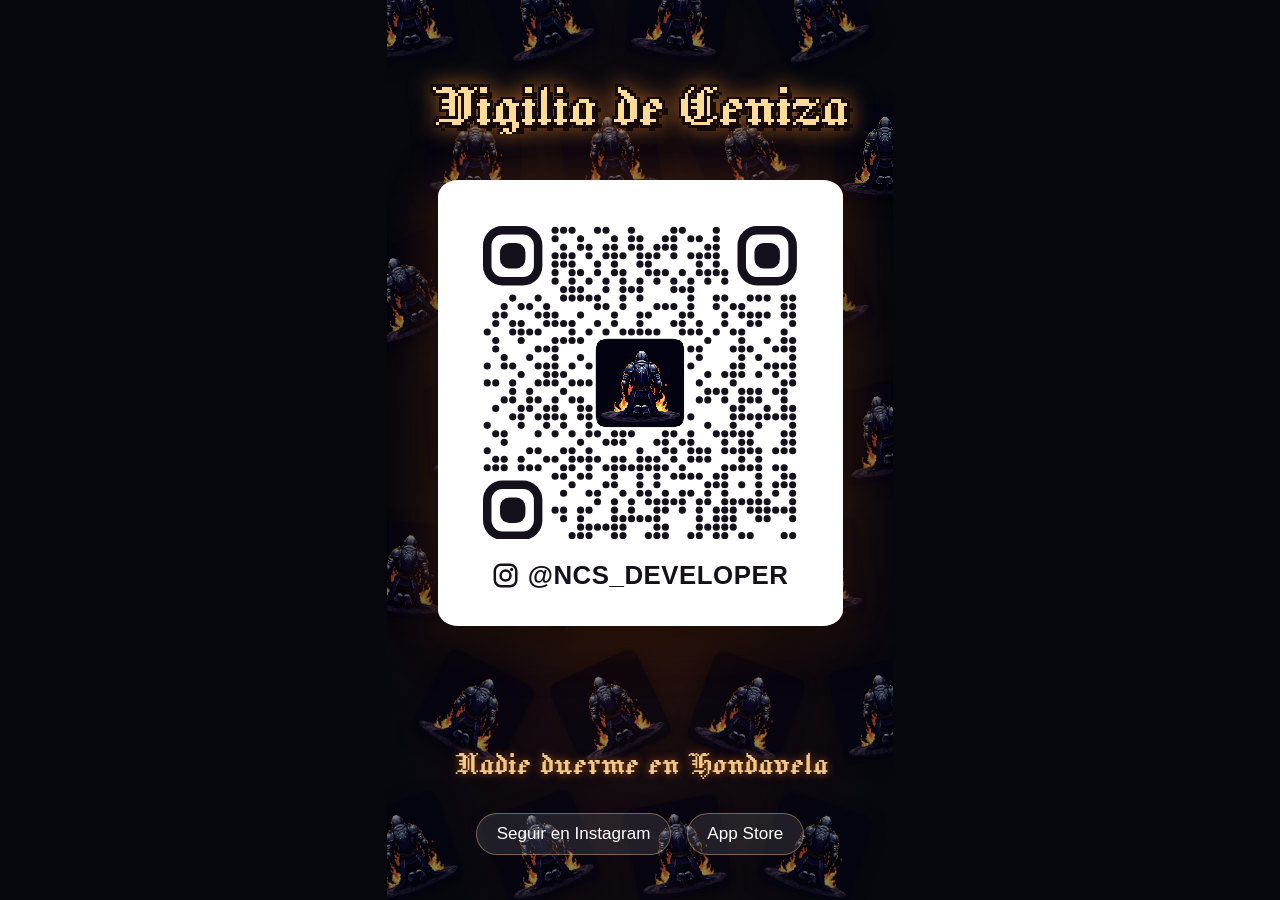
<file: ig/index.html>
<!doctype html>
<html lang="es">
<head>
<meta charset="utf-8">
<meta name="viewport" content="width=device-width, initial-scale=1">
<title>@ncs_developer · Vigilia de Ceniza</title>
<meta name="description" content="Sigue a NCS Gaming en Instagram: Vigilia de Ceniza, soulslike pixel art para iPhone y iPad.">
<meta property="og:title" content="@ncs_developer en Instagram · Vigilia de Ceniza">
<meta property="og:description" content="Escanea o toca para seguirnos en Instagram.">
<meta property="og:image" content="https://ncsconsulting-develops.github.io/ncs-gaming/ig/qr_ncs_developer.png">
<meta name="theme-color" content="#06080e">
<link rel="icon" href="icon.png">
<style>
@font-face { font-family: "Jacquard 12"; src: url("../fonts/Jacquard12-Regular.ttf") format("truetype"); }
* { box-sizing: border-box; margin: 0; }
html, body { height: 100%; background: #06080e; }
body { display: flex; align-items: center; justify-content: center; overflow: hidden;
  font-family: "Helvetica Neue", Arial, sans-serif; }
.stage { position: relative; width: min(100vw, 56.25vh); aspect-ratio: 9 / 16; overflow: hidden;
  background: radial-gradient(ellipse at 50% 55%, #3a1a0a 0%, #120a10 45%, #06080e 80%); }
.bg img { position: absolute; width: 19%; image-rendering: pixelated; opacity: .55;
  filter: drop-shadow(0 .4vh .8vh rgba(0,0,0,.6)); }
.title { position: absolute; top: 9%; left: 8%; width: 84%; image-rendering: pixelated;
  filter: drop-shadow(0 0 1.2vh rgba(255,140,40,.55)); }
a.card { position: absolute; left: 10%; top: 20%; width: 80%; padding: 9% 9% 7%; background: #fff;
  border-radius: 5%/3.6%; box-shadow: 0 2vh 5vh rgba(0,0,0,.6), 0 0 6vh rgba(255,120,30,.25);
  text-decoration: none; color: #14101c; display: block; }
.qr { display: block; width: 100%; }
.handle { display: flex; align-items: center; justify-content: center; gap: .35em; margin-top: 7%;
  font-weight: 700; letter-spacing: .02em; font-size: min(5.1vw, 2.87vh); font-stretch: condensed; }
.handle svg { width: 1.05em; height: 1.05em; }
.tag { position: absolute; left: 0; right: 0; bottom: 13%; text-align: center; color: #f0c98a;
  font-family: "Jacquard 12", serif; font-size: min(7.2vw, 4.05vh); text-shadow: 0 0 1vh rgba(255,120,30,.6); }
.links { position: absolute; left: 0; right: 0; bottom: 5%; display: flex; gap: 3%; justify-content: center; }
.links a { color: #fff; background: rgba(255,255,255,.1); border: 1px solid rgba(255,200,140,.4);
  border-radius: 99px; padding: 1.1vh 2.2vh; text-decoration: none; font-size: min(3.4vw, 1.9vh); }
.links a:hover, a.card:hover { filter: brightness(1.06); }
body.png .links { display: none; }
body.png .tag { bottom: 7%; }
</style>
</head>
<body>
<main class="stage">
  <div class="bg" aria-hidden="true"><img src="icon.png" alt="" style="left:-6.0%;top:-4.0%;transform:rotate(-10deg)"><img src="icon.png" alt="" style="left:21.0%;top:-4.0%;transform:rotate(-20deg)"><img src="icon.png" alt="" style="left:48.0%;top:-4.0%;transform:rotate(8deg)"><img src="icon.png" alt="" style="left:75.0%;top:-4.0%;transform:rotate(-24deg)"><img src="icon.png" alt="" style="left:7.5%;top:11.5%;transform:rotate(2deg)"><img src="icon.png" alt="" style="left:34.5%;top:11.5%;transform:rotate(-8deg)"><img src="icon.png" alt="" style="left:61.5%;top:11.5%;transform:rotate(-25deg)"><img src="icon.png" alt="" style="left:88.5%;top:11.5%;transform:rotate(0deg)"><img src="icon.png" alt="" style="left:-6.0%;top:27.0%;transform:rotate(-26deg)"><img src="icon.png" alt="" style="left:21.0%;top:27.0%;transform:rotate(-4deg)"><img src="icon.png" alt="" style="left:48.0%;top:27.0%;transform:rotate(-24deg)"><img src="icon.png" alt="" style="left:75.0%;top:27.0%;transform:rotate(-23deg)"><img src="icon.png" alt="" style="left:7.5%;top:42.5%;transform:rotate(-4deg)"><img src="icon.png" alt="" style="left:34.5%;top:42.5%;transform:rotate(18deg)"><img src="icon.png" alt="" style="left:61.5%;top:42.5%;transform:rotate(-21deg)"><img src="icon.png" alt="" style="left:88.5%;top:42.5%;transform:rotate(-15deg)"><img src="icon.png" alt="" style="left:-6.0%;top:58.0%;transform:rotate(7deg)"><img src="icon.png" alt="" style="left:21.0%;top:58.0%;transform:rotate(25deg)"><img src="icon.png" alt="" style="left:48.0%;top:58.0%;transform:rotate(4deg)"><img src="icon.png" alt="" style="left:75.0%;top:58.0%;transform:rotate(-6deg)"><img src="icon.png" alt="" style="left:7.5%;top:73.5%;transform:rotate(27deg)"><img src="icon.png" alt="" style="left:34.5%;top:73.5%;transform:rotate(-25deg)"><img src="icon.png" alt="" style="left:61.5%;top:73.5%;transform:rotate(20deg)"><img src="icon.png" alt="" style="left:88.5%;top:73.5%;transform:rotate(-12deg)"><img src="icon.png" alt="" style="left:-6.0%;top:89.0%;transform:rotate(-20deg)"><img src="icon.png" alt="" style="left:21.0%;top:89.0%;transform:rotate(-21deg)"><img src="icon.png" alt="" style="left:48.0%;top:89.0%;transform:rotate(-11deg)"><img src="icon.png" alt="" style="left:75.0%;top:89.0%;transform:rotate(18deg)"></div>
  <img class="title" src="../img/vigilia_title.png" alt="Vigilia de Ceniza">
  <a class="card" href="https://www.instagram.com/ncs_developer/" aria-label="Abrir @ncs_developer en Instagram">
    <svg class="qr" viewBox="0 0 37 37" fill="#14101c" role="img" aria-label="Código QR de Instagram @ncs_developer"><circle cx="8.5" cy="0.5" r=".42"/><circle cx="9.5" cy="0.5" r=".42"/><circle cx="10.5" cy="0.5" r=".42"/><circle cx="13.5" cy="0.5" r=".42"/><circle cx="14.5" cy="0.5" r=".42"/><circle cx="17.5" cy="0.5" r=".42"/><circle cx="22.5" cy="0.5" r=".42"/><circle cx="23.5" cy="0.5" r=".42"/><circle cx="27.5" cy="0.5" r=".42"/><circle cx="8.5" cy="1.5" r=".42"/><circle cx="11.5" cy="1.5" r=".42"/><circle cx="15.5" cy="1.5" r=".42"/><circle cx="17.5" cy="1.5" r=".42"/><circle cx="18.5" cy="1.5" r=".42"/><circle cx="21.5" cy="1.5" r=".42"/><circle cx="22.5" cy="1.5" r=".42"/><circle cx="24.5" cy="1.5" r=".42"/><circle cx="25.5" cy="1.5" r=".42"/><circle cx="27.5" cy="1.5" r=".42"/><circle cx="9.5" cy="2.5" r=".42"/><circle cx="11.5" cy="2.5" r=".42"/><circle cx="12.5" cy="2.5" r=".42"/><circle cx="14.5" cy="2.5" r=".42"/><circle cx="15.5" cy="2.5" r=".42"/><circle cx="17.5" cy="2.5" r=".42"/><circle cx="18.5" cy="2.5" r=".42"/><circle cx="20.5" cy="2.5" r=".42"/><circle cx="21.5" cy="2.5" r=".42"/><circle cx="22.5" cy="2.5" r=".42"/><circle cx="26.5" cy="2.5" r=".42"/><circle cx="27.5" cy="2.5" r=".42"/><circle cx="8.5" cy="3.5" r=".42"/><circle cx="9.5" cy="3.5" r=".42"/><circle cx="10.5" cy="3.5" r=".42"/><circle cx="12.5" cy="3.5" r=".42"/><circle cx="14.5" cy="3.5" r=".42"/><circle cx="15.5" cy="3.5" r=".42"/><circle cx="16.5" cy="3.5" r=".42"/><circle cx="18.5" cy="3.5" r=".42"/><circle cx="19.5" cy="3.5" r=".42"/><circle cx="20.5" cy="3.5" r=".42"/><circle cx="22.5" cy="3.5" r=".42"/><circle cx="24.5" cy="3.5" r=".42"/><circle cx="25.5" cy="3.5" r=".42"/><circle cx="26.5" cy="3.5" r=".42"/><circle cx="27.5" cy="3.5" r=".42"/><circle cx="8.5" cy="4.5" r=".42"/><circle cx="9.5" cy="4.5" r=".42"/><circle cx="10.5" cy="4.5" r=".42"/><circle cx="13.5" cy="4.5" r=".42"/><circle cx="15.5" cy="4.5" r=".42"/><circle cx="18.5" cy="4.5" r=".42"/><circle cx="19.5" cy="4.5" r=".42"/><circle cx="25.5" cy="4.5" r=".42"/><circle cx="27.5" cy="4.5" r=".42"/><circle cx="8.5" cy="5.5" r=".42"/><circle cx="10.5" cy="5.5" r=".42"/><circle cx="11.5" cy="5.5" r=".42"/><circle cx="13.5" cy="5.5" r=".42"/><circle cx="15.5" cy="5.5" r=".42"/><circle cx="16.5" cy="5.5" r=".42"/><circle cx="19.5" cy="5.5" r=".42"/><circle cx="20.5" cy="5.5" r=".42"/><circle cx="21.5" cy="5.5" r=".42"/><circle cx="23.5" cy="5.5" r=".42"/><circle cx="25.5" cy="5.5" r=".42"/><circle cx="26.5" cy="5.5" r=".42"/><circle cx="27.5" cy="5.5" r=".42"/><circle cx="28.5" cy="5.5" r=".42"/><circle cx="8.5" cy="6.5" r=".42"/><circle cx="10.5" cy="6.5" r=".42"/><circle cx="12.5" cy="6.5" r=".42"/><circle cx="14.5" cy="6.5" r=".42"/><circle cx="16.5" cy="6.5" r=".42"/><circle cx="18.5" cy="6.5" r=".42"/><circle cx="20.5" cy="6.5" r=".42"/><circle cx="22.5" cy="6.5" r=".42"/><circle cx="24.5" cy="6.5" r=".42"/><circle cx="26.5" cy="6.5" r=".42"/><circle cx="28.5" cy="6.5" r=".42"/><circle cx="9.5" cy="7.5" r=".42"/><circle cx="10.5" cy="7.5" r=".42"/><circle cx="11.5" cy="7.5" r=".42"/><circle cx="14.5" cy="7.5" r=".42"/><circle cx="16.5" cy="7.5" r=".42"/><circle cx="17.5" cy="7.5" r=".42"/><circle cx="18.5" cy="7.5" r=".42"/><circle cx="22.5" cy="7.5" r=".42"/><circle cx="23.5" cy="7.5" r=".42"/><circle cx="24.5" cy="7.5" r=".42"/><circle cx="3.5" cy="8.5" r=".42"/><circle cx="6.5" cy="8.5" r=".42"/><circle cx="9.5" cy="8.5" r=".42"/><circle cx="10.5" cy="8.5" r=".42"/><circle cx="11.5" cy="8.5" r=".42"/><circle cx="12.5" cy="8.5" r=".42"/><circle cx="13.5" cy="8.5" r=".42"/><circle cx="16.5" cy="8.5" r=".42"/><circle cx="18.5" cy="8.5" r=".42"/><circle cx="24.5" cy="8.5" r=".42"/><circle cx="27.5" cy="8.5" r=".42"/><circle cx="28.5" cy="8.5" r=".42"/><circle cx="31.5" cy="8.5" r=".42"/><circle cx="32.5" cy="8.5" r=".42"/><circle cx="33.5" cy="8.5" r=".42"/><circle cx="35.5" cy="8.5" r=".42"/><circle cx="36.5" cy="8.5" r=".42"/><circle cx="2.5" cy="9.5" r=".42"/><circle cx="4.5" cy="9.5" r=".42"/><circle cx="5.5" cy="9.5" r=".42"/><circle cx="7.5" cy="9.5" r=".42"/><circle cx="13.5" cy="9.5" r=".42"/><circle cx="14.5" cy="9.5" r=".42"/><circle cx="16.5" cy="9.5" r=".42"/><circle cx="20.5" cy="9.5" r=".42"/><circle cx="21.5" cy="9.5" r=".42"/><circle cx="22.5" cy="9.5" r=".42"/><circle cx="24.5" cy="9.5" r=".42"/><circle cx="27.5" cy="9.5" r=".42"/><circle cx="29.5" cy="9.5" r=".42"/><circle cx="30.5" cy="9.5" r=".42"/><circle cx="35.5" cy="9.5" r=".42"/><circle cx="36.5" cy="9.5" r=".42"/><circle cx="1.5" cy="10.5" r=".42"/><circle cx="2.5" cy="10.5" r=".42"/><circle cx="6.5" cy="10.5" r=".42"/><circle cx="7.5" cy="10.5" r=".42"/><circle cx="8.5" cy="10.5" r=".42"/><circle cx="11.5" cy="10.5" r=".42"/><circle cx="15.5" cy="10.5" r=".42"/><circle cx="18.5" cy="10.5" r=".42"/><circle cx="19.5" cy="10.5" r=".42"/><circle cx="23.5" cy="10.5" r=".42"/><circle cx="24.5" cy="10.5" r=".42"/><circle cx="28.5" cy="10.5" r=".42"/><circle cx="30.5" cy="10.5" r=".42"/><circle cx="31.5" cy="10.5" r=".42"/><circle cx="32.5" cy="10.5" r=".42"/><circle cx="33.5" cy="10.5" r=".42"/><circle cx="35.5" cy="10.5" r=".42"/><circle cx="36.5" cy="10.5" r=".42"/><circle cx="1.5" cy="11.5" r=".42"/><circle cx="3.5" cy="11.5" r=".42"/><circle cx="4.5" cy="11.5" r=".42"/><circle cx="7.5" cy="11.5" r=".42"/><circle cx="8.5" cy="11.5" r=".42"/><circle cx="9.5" cy="11.5" r=".42"/><circle cx="10.5" cy="11.5" r=".42"/><circle cx="13.5" cy="11.5" r=".42"/><circle cx="15.5" cy="11.5" r=".42"/><circle cx="18.5" cy="11.5" r=".42"/><circle cx="22.5" cy="11.5" r=".42"/><circle cx="23.5" cy="11.5" r=".42"/><circle cx="25.5" cy="11.5" r=".42"/><circle cx="28.5" cy="11.5" r=".42"/><circle cx="31.5" cy="11.5" r=".42"/><circle cx="32.5" cy="11.5" r=".42"/><circle cx="36.5" cy="11.5" r=".42"/><circle cx="0.5" cy="12.5" r=".42"/><circle cx="3.5" cy="12.5" r=".42"/><circle cx="4.5" cy="12.5" r=".42"/><circle cx="5.5" cy="12.5" r=".42"/><circle cx="6.5" cy="12.5" r=".42"/><circle cx="10.5" cy="12.5" r=".42"/><circle cx="12.5" cy="12.5" r=".42"/><circle cx="14.5" cy="12.5" r=".42"/><circle cx="16.5" cy="12.5" r=".42"/><circle cx="17.5" cy="12.5" r=".42"/><circle cx="18.5" cy="12.5" r=".42"/><circle cx="19.5" cy="12.5" r=".42"/><circle cx="20.5" cy="12.5" r=".42"/><circle cx="23.5" cy="12.5" r=".42"/><circle cx="24.5" cy="12.5" r=".42"/><circle cx="25.5" cy="12.5" r=".42"/><circle cx="27.5" cy="12.5" r=".42"/><circle cx="29.5" cy="12.5" r=".42"/><circle cx="30.5" cy="12.5" r=".42"/><circle cx="35.5" cy="12.5" r=".42"/><circle cx="1.5" cy="13.5" r=".42"/><circle cx="4.5" cy="13.5" r=".42"/><circle cx="8.5" cy="13.5" r=".42"/><circle cx="9.5" cy="13.5" r=".42"/><circle cx="10.5" cy="13.5" r=".42"/><circle cx="11.5" cy="13.5" r=".42"/><circle cx="26.5" cy="13.5" r=".42"/><circle cx="30.5" cy="13.5" r=".42"/><circle cx="33.5" cy="13.5" r=".42"/><circle cx="35.5" cy="13.5" r=".42"/><circle cx="36.5" cy="13.5" r=".42"/><circle cx="1.5" cy="14.5" r=".42"/><circle cx="6.5" cy="14.5" r=".42"/><circle cx="7.5" cy="14.5" r=".42"/><circle cx="8.5" cy="14.5" r=".42"/><circle cx="24.5" cy="14.5" r=".42"/><circle cx="25.5" cy="14.5" r=".42"/><circle cx="29.5" cy="14.5" r=".42"/><circle cx="30.5" cy="14.5" r=".42"/><circle cx="31.5" cy="14.5" r=".42"/><circle cx="34.5" cy="14.5" r=".42"/><circle cx="35.5" cy="14.5" r=".42"/><circle cx="36.5" cy="14.5" r=".42"/><circle cx="2.5" cy="15.5" r=".42"/><circle cx="5.5" cy="15.5" r=".42"/><circle cx="8.5" cy="15.5" r=".42"/><circle cx="11.5" cy="15.5" r=".42"/><circle cx="25.5" cy="15.5" r=".42"/><circle cx="30.5" cy="15.5" r=".42"/><circle cx="32.5" cy="15.5" r=".42"/><circle cx="36.5" cy="15.5" r=".42"/><circle cx="0.5" cy="16.5" r=".42"/><circle cx="2.5" cy="16.5" r=".42"/><circle cx="3.5" cy="16.5" r=".42"/><circle cx="6.5" cy="16.5" r=".42"/><circle cx="7.5" cy="16.5" r=".42"/><circle cx="8.5" cy="16.5" r=".42"/><circle cx="10.5" cy="16.5" r=".42"/><circle cx="12.5" cy="16.5" r=".42"/><circle cx="24.5" cy="16.5" r=".42"/><circle cx="29.5" cy="16.5" r=".42"/><circle cx="30.5" cy="16.5" r=".42"/><circle cx="33.5" cy="16.5" r=".42"/><circle cx="34.5" cy="16.5" r=".42"/><circle cx="35.5" cy="16.5" r=".42"/><circle cx="36.5" cy="16.5" r=".42"/><circle cx="4.5" cy="17.5" r=".42"/><circle cx="7.5" cy="17.5" r=".42"/><circle cx="8.5" cy="17.5" r=".42"/><circle cx="9.5" cy="17.5" r=".42"/><circle cx="26.5" cy="17.5" r=".42"/><circle cx="28.5" cy="17.5" r=".42"/><circle cx="29.5" cy="17.5" r=".42"/><circle cx="30.5" cy="17.5" r=".42"/><circle cx="32.5" cy="17.5" r=".42"/><circle cx="34.5" cy="17.5" r=".42"/><circle cx="36.5" cy="17.5" r=".42"/><circle cx="0.5" cy="18.5" r=".42"/><circle cx="1.5" cy="18.5" r=".42"/><circle cx="3.5" cy="18.5" r=".42"/><circle cx="6.5" cy="18.5" r=".42"/><circle cx="7.5" cy="18.5" r=".42"/><circle cx="8.5" cy="18.5" r=".42"/><circle cx="10.5" cy="18.5" r=".42"/><circle cx="11.5" cy="18.5" r=".42"/><circle cx="12.5" cy="18.5" r=".42"/><circle cx="25.5" cy="18.5" r=".42"/><circle cx="29.5" cy="18.5" r=".42"/><circle cx="35.5" cy="18.5" r=".42"/><circle cx="36.5" cy="18.5" r=".42"/><circle cx="3.5" cy="19.5" r=".42"/><circle cx="5.5" cy="19.5" r=".42"/><circle cx="9.5" cy="19.5" r=".42"/><circle cx="26.5" cy="19.5" r=".42"/><circle cx="27.5" cy="19.5" r=".42"/><circle cx="28.5" cy="19.5" r=".42"/><circle cx="30.5" cy="19.5" r=".42"/><circle cx="31.5" cy="19.5" r=".42"/><circle cx="32.5" cy="19.5" r=".42"/><circle cx="34.5" cy="19.5" r=".42"/><circle cx="35.5" cy="19.5" r=".42"/><circle cx="2.5" cy="20.5" r=".42"/><circle cx="3.5" cy="20.5" r=".42"/><circle cx="5.5" cy="20.5" r=".42"/><circle cx="6.5" cy="20.5" r=".42"/><circle cx="8.5" cy="20.5" r=".42"/><circle cx="10.5" cy="20.5" r=".42"/><circle cx="11.5" cy="20.5" r=".42"/><circle cx="25.5" cy="20.5" r=".42"/><circle cx="26.5" cy="20.5" r=".42"/><circle cx="28.5" cy="20.5" r=".42"/><circle cx="30.5" cy="20.5" r=".42"/><circle cx="31.5" cy="20.5" r=".42"/><circle cx="32.5" cy="20.5" r=".42"/><circle cx="35.5" cy="20.5" r=".42"/><circle cx="1.5" cy="21.5" r=".42"/><circle cx="4.5" cy="21.5" r=".42"/><circle cx="5.5" cy="21.5" r=".42"/><circle cx="7.5" cy="21.5" r=".42"/><circle cx="8.5" cy="21.5" r=".42"/><circle cx="11.5" cy="21.5" r=".42"/><circle cx="12.5" cy="21.5" r=".42"/><circle cx="29.5" cy="21.5" r=".42"/><circle cx="30.5" cy="21.5" r=".42"/><circle cx="33.5" cy="21.5" r=".42"/><circle cx="35.5" cy="21.5" r=".42"/><circle cx="36.5" cy="21.5" r=".42"/><circle cx="3.5" cy="22.5" r=".42"/><circle cx="4.5" cy="22.5" r=".42"/><circle cx="6.5" cy="22.5" r=".42"/><circle cx="7.5" cy="22.5" r=".42"/><circle cx="8.5" cy="22.5" r=".42"/><circle cx="9.5" cy="22.5" r=".42"/><circle cx="11.5" cy="22.5" r=".42"/><circle cx="12.5" cy="22.5" r=".42"/><circle cx="24.5" cy="22.5" r=".42"/><circle cx="29.5" cy="22.5" r=".42"/><circle cx="30.5" cy="22.5" r=".42"/><circle cx="31.5" cy="22.5" r=".42"/><circle cx="32.5" cy="22.5" r=".42"/><circle cx="33.5" cy="22.5" r=".42"/><circle cx="34.5" cy="22.5" r=".42"/><circle cx="35.5" cy="22.5" r=".42"/><circle cx="36.5" cy="22.5" r=".42"/><circle cx="0.5" cy="23.5" r=".42"/><circle cx="4.5" cy="23.5" r=".42"/><circle cx="7.5" cy="23.5" r=".42"/><circle cx="9.5" cy="23.5" r=".42"/><circle cx="12.5" cy="23.5" r=".42"/><circle cx="26.5" cy="23.5" r=".42"/><circle cx="29.5" cy="23.5" r=".42"/><circle cx="32.5" cy="23.5" r=".42"/><circle cx="36.5" cy="23.5" r=".42"/><circle cx="1.5" cy="24.5" r=".42"/><circle cx="2.5" cy="24.5" r=".42"/><circle cx="6.5" cy="24.5" r=".42"/><circle cx="8.5" cy="24.5" r=".42"/><circle cx="10.5" cy="24.5" r=".42"/><circle cx="12.5" cy="24.5" r=".42"/><circle cx="13.5" cy="24.5" r=".42"/><circle cx="15.5" cy="24.5" r=".42"/><circle cx="16.5" cy="24.5" r=".42"/><circle cx="17.5" cy="24.5" r=".42"/><circle cx="21.5" cy="24.5" r=".42"/><circle cx="22.5" cy="24.5" r=".42"/><circle cx="24.5" cy="24.5" r=".42"/><circle cx="27.5" cy="24.5" r=".42"/><circle cx="28.5" cy="24.5" r=".42"/><circle cx="29.5" cy="24.5" r=".42"/><circle cx="30.5" cy="24.5" r=".42"/><circle cx="31.5" cy="24.5" r=".42"/><circle cx="35.5" cy="24.5" r=".42"/><circle cx="36.5" cy="24.5" r=".42"/><circle cx="2.5" cy="25.5" r=".42"/><circle cx="11.5" cy="25.5" r=".42"/><circle cx="14.5" cy="25.5" r=".42"/><circle cx="15.5" cy="25.5" r=".42"/><circle cx="16.5" cy="25.5" r=".42"/><circle cx="20.5" cy="25.5" r=".42"/><circle cx="21.5" cy="25.5" r=".42"/><circle cx="23.5" cy="25.5" r=".42"/><circle cx="24.5" cy="25.5" r=".42"/><circle cx="28.5" cy="25.5" r=".42"/><circle cx="30.5" cy="25.5" r=".42"/><circle cx="31.5" cy="25.5" r=".42"/><circle cx="35.5" cy="25.5" r=".42"/><circle cx="36.5" cy="25.5" r=".42"/><circle cx="0.5" cy="26.5" r=".42"/><circle cx="5.5" cy="26.5" r=".42"/><circle cx="6.5" cy="26.5" r=".42"/><circle cx="9.5" cy="26.5" r=".42"/><circle cx="10.5" cy="26.5" r=".42"/><circle cx="12.5" cy="26.5" r=".42"/><circle cx="18.5" cy="26.5" r=".42"/><circle cx="21.5" cy="26.5" r=".42"/><circle cx="22.5" cy="26.5" r=".42"/><circle cx="24.5" cy="26.5" r=".42"/><circle cx="25.5" cy="26.5" r=".42"/><circle cx="26.5" cy="26.5" r=".42"/><circle cx="28.5" cy="26.5" r=".42"/><circle cx="29.5" cy="26.5" r=".42"/><circle cx="30.5" cy="26.5" r=".42"/><circle cx="31.5" cy="26.5" r=".42"/><circle cx="32.5" cy="26.5" r=".42"/><circle cx="34.5" cy="26.5" r=".42"/><circle cx="35.5" cy="26.5" r=".42"/><circle cx="36.5" cy="26.5" r=".42"/><circle cx="1.5" cy="27.5" r=".42"/><circle cx="2.5" cy="27.5" r=".42"/><circle cx="4.5" cy="27.5" r=".42"/><circle cx="7.5" cy="27.5" r=".42"/><circle cx="8.5" cy="27.5" r=".42"/><circle cx="10.5" cy="27.5" r=".42"/><circle cx="11.5" cy="27.5" r=".42"/><circle cx="12.5" cy="27.5" r=".42"/><circle cx="13.5" cy="27.5" r=".42"/><circle cx="15.5" cy="27.5" r=".42"/><circle cx="16.5" cy="27.5" r=".42"/><circle cx="18.5" cy="27.5" r=".42"/><circle cx="19.5" cy="27.5" r=".42"/><circle cx="20.5" cy="27.5" r=".42"/><circle cx="22.5" cy="27.5" r=".42"/><circle cx="24.5" cy="27.5" r=".42"/><circle cx="25.5" cy="27.5" r=".42"/><circle cx="26.5" cy="27.5" r=".42"/><circle cx="30.5" cy="27.5" r=".42"/><circle cx="32.5" cy="27.5" r=".42"/><circle cx="0.5" cy="28.5" r=".42"/><circle cx="1.5" cy="28.5" r=".42"/><circle cx="2.5" cy="28.5" r=".42"/><circle cx="4.5" cy="28.5" r=".42"/><circle cx="5.5" cy="28.5" r=".42"/><circle cx="6.5" cy="28.5" r=".42"/><circle cx="9.5" cy="28.5" r=".42"/><circle cx="10.5" cy="28.5" r=".42"/><circle cx="12.5" cy="28.5" r=".42"/><circle cx="14.5" cy="28.5" r=".42"/><circle cx="15.5" cy="28.5" r=".42"/><circle cx="16.5" cy="28.5" r=".42"/><circle cx="17.5" cy="28.5" r=".42"/><circle cx="18.5" cy="28.5" r=".42"/><circle cx="19.5" cy="28.5" r=".42"/><circle cx="20.5" cy="28.5" r=".42"/><circle cx="21.5" cy="28.5" r=".42"/><circle cx="23.5" cy="28.5" r=".42"/><circle cx="28.5" cy="28.5" r=".42"/><circle cx="29.5" cy="28.5" r=".42"/><circle cx="30.5" cy="28.5" r=".42"/><circle cx="31.5" cy="28.5" r=".42"/><circle cx="32.5" cy="28.5" r=".42"/><circle cx="34.5" cy="28.5" r=".42"/><circle cx="35.5" cy="28.5" r=".42"/><circle cx="8.5" cy="29.5" r=".42"/><circle cx="9.5" cy="29.5" r=".42"/><circle cx="11.5" cy="29.5" r=".42"/><circle cx="12.5" cy="29.5" r=".42"/><circle cx="15.5" cy="29.5" r=".42"/><circle cx="18.5" cy="29.5" r=".42"/><circle cx="20.5" cy="29.5" r=".42"/><circle cx="22.5" cy="29.5" r=".42"/><circle cx="23.5" cy="29.5" r=".42"/><circle cx="24.5" cy="29.5" r=".42"/><circle cx="25.5" cy="29.5" r=".42"/><circle cx="27.5" cy="29.5" r=".42"/><circle cx="28.5" cy="29.5" r=".42"/><circle cx="32.5" cy="29.5" r=".42"/><circle cx="35.5" cy="29.5" r=".42"/><circle cx="36.5" cy="29.5" r=".42"/><circle cx="10.5" cy="30.5" r=".42"/><circle cx="14.5" cy="30.5" r=".42"/><circle cx="15.5" cy="30.5" r=".42"/><circle cx="18.5" cy="30.5" r=".42"/><circle cx="20.5" cy="30.5" r=".42"/><circle cx="26.5" cy="30.5" r=".42"/><circle cx="27.5" cy="30.5" r=".42"/><circle cx="28.5" cy="30.5" r=".42"/><circle cx="30.5" cy="30.5" r=".42"/><circle cx="32.5" cy="30.5" r=".42"/><circle cx="34.5" cy="30.5" r=".42"/><circle cx="35.5" cy="30.5" r=".42"/><circle cx="36.5" cy="30.5" r=".42"/><circle cx="9.5" cy="31.5" r=".42"/><circle cx="12.5" cy="31.5" r=".42"/><circle cx="13.5" cy="31.5" r=".42"/><circle cx="16.5" cy="31.5" r=".42"/><circle cx="18.5" cy="31.5" r=".42"/><circle cx="19.5" cy="31.5" r=".42"/><circle cx="21.5" cy="31.5" r=".42"/><circle cx="23.5" cy="31.5" r=".42"/><circle cx="24.5" cy="31.5" r=".42"/><circle cx="26.5" cy="31.5" r=".42"/><circle cx="28.5" cy="31.5" r=".42"/><circle cx="32.5" cy="31.5" r=".42"/><circle cx="34.5" cy="31.5" r=".42"/><circle cx="36.5" cy="31.5" r=".42"/><circle cx="13.5" cy="32.5" r=".42"/><circle cx="15.5" cy="32.5" r=".42"/><circle cx="17.5" cy="32.5" r=".42"/><circle cx="19.5" cy="32.5" r=".42"/><circle cx="20.5" cy="32.5" r=".42"/><circle cx="21.5" cy="32.5" r=".42"/><circle cx="22.5" cy="32.5" r=".42"/><circle cx="23.5" cy="32.5" r=".42"/><circle cx="25.5" cy="32.5" r=".42"/><circle cx="26.5" cy="32.5" r=".42"/><circle cx="28.5" cy="32.5" r=".42"/><circle cx="29.5" cy="32.5" r=".42"/><circle cx="30.5" cy="32.5" r=".42"/><circle cx="31.5" cy="32.5" r=".42"/><circle cx="32.5" cy="32.5" r=".42"/><circle cx="33.5" cy="32.5" r=".42"/><circle cx="36.5" cy="32.5" r=".42"/><circle cx="8.5" cy="33.5" r=".42"/><circle cx="9.5" cy="33.5" r=".42"/><circle cx="11.5" cy="33.5" r=".42"/><circle cx="12.5" cy="33.5" r=".42"/><circle cx="15.5" cy="33.5" r=".42"/><circle cx="17.5" cy="33.5" r=".42"/><circle cx="20.5" cy="33.5" r=".42"/><circle cx="21.5" cy="33.5" r=".42"/><circle cx="23.5" cy="33.5" r=".42"/><circle cx="25.5" cy="33.5" r=".42"/><circle cx="27.5" cy="33.5" r=".42"/><circle cx="28.5" cy="33.5" r=".42"/><circle cx="29.5" cy="33.5" r=".42"/><circle cx="31.5" cy="33.5" r=".42"/><circle cx="32.5" cy="33.5" r=".42"/><circle cx="33.5" cy="33.5" r=".42"/><circle cx="34.5" cy="33.5" r=".42"/><circle cx="35.5" cy="33.5" r=".42"/><circle cx="36.5" cy="33.5" r=".42"/><circle cx="9.5" cy="34.5" r=".42"/><circle cx="11.5" cy="34.5" r=".42"/><circle cx="15.5" cy="34.5" r=".42"/><circle cx="16.5" cy="34.5" r=".42"/><circle cx="17.5" cy="34.5" r=".42"/><circle cx="18.5" cy="34.5" r=".42"/><circle cx="19.5" cy="34.5" r=".42"/><circle cx="20.5" cy="34.5" r=".42"/><circle cx="25.5" cy="34.5" r=".42"/><circle cx="27.5" cy="34.5" r=".42"/><circle cx="28.5" cy="34.5" r=".42"/><circle cx="29.5" cy="34.5" r=".42"/><circle cx="32.5" cy="34.5" r=".42"/><circle cx="33.5" cy="34.5" r=".42"/><circle cx="36.5" cy="34.5" r=".42"/><circle cx="11.5" cy="35.5" r=".42"/><circle cx="12.5" cy="35.5" r=".42"/><circle cx="13.5" cy="35.5" r=".42"/><circle cx="14.5" cy="35.5" r=".42"/><circle cx="15.5" cy="35.5" r=".42"/><circle cx="16.5" cy="35.5" r=".42"/><circle cx="20.5" cy="35.5" r=".42"/><circle cx="21.5" cy="35.5" r=".42"/><circle cx="25.5" cy="35.5" r=".42"/><circle cx="26.5" cy="35.5" r=".42"/><circle cx="27.5" cy="35.5" r=".42"/><circle cx="28.5" cy="35.5" r=".42"/><circle cx="29.5" cy="35.5" r=".42"/><circle cx="10.5" cy="36.5" r=".42"/><circle cx="11.5" cy="36.5" r=".42"/><circle cx="12.5" cy="36.5" r=".42"/><circle cx="15.5" cy="36.5" r=".42"/><circle cx="16.5" cy="36.5" r=".42"/><circle cx="19.5" cy="36.5" r=".42"/><circle cx="20.5" cy="36.5" r=".42"/><circle cx="21.5" cy="36.5" r=".42"/><circle cx="24.5" cy="36.5" r=".42"/><circle cx="25.5" cy="36.5" r=".42"/><circle cx="27.5" cy="36.5" r=".42"/><circle cx="28.5" cy="36.5" r=".42"/><circle cx="30.5" cy="36.5" r=".42"/><circle cx="31.5" cy="36.5" r=".42"/><circle cx="35.5" cy="36.5" r=".42"/><circle cx="36.5" cy="36.5" r=".42"/><rect x="0.5" y="0.5" width="6" height="6" rx="1.8" fill="none" stroke="#14101c" stroke-width="1"/><rect x="2" y="2" width="3" height="3" rx="1.1"/><rect x="30.5" y="0.5" width="6" height="6" rx="1.8" fill="none" stroke="#14101c" stroke-width="1"/><rect x="32" y="2" width="3" height="3" rx="1.1"/><rect x="0.5" y="30.5" width="6" height="6" rx="1.8" fill="none" stroke="#14101c" stroke-width="1"/><rect x="2" y="32" width="3" height="3" rx="1.1"/><image href="icon.png" x="13.3" y="13.3" width="10.4" height="10.4" style="image-rendering:pixelated"/></svg>
    <div class="handle"><svg viewBox="0 0 24 24" aria-hidden="true"><rect x="2.5" y="2.5" width="19" height="19" rx="5.5" fill="none" stroke="currentColor" stroke-width="2.2"/><circle cx="12" cy="12" r="4.4" fill="none" stroke="currentColor" stroke-width="2.2"/><circle cx="17.4" cy="6.6" r="1.4" fill="currentColor"/></svg><span>@NCS_DEVELOPER</span></div>
  </a>
  <p class="tag">Nadie duerme en Hondavela</p>
  <nav class="links">
    <a href="https://www.instagram.com/ncs_developer/">Seguir en Instagram</a>
    <a href="https://apps.apple.com/app/id6823702349">App Store</a>
  </nav>
</main>
<script>if (location.hash === "#png") document.body.classList.add("png");</script>
</body>
</html>
</file>
<file: css/site.css>
/* NCS Gaming — hoja de estilos del sitio del estudio. Sin frameworks. */

@font-face {
  font-family: "Jacquard 12";
  src: url("../fonts/Jacquard12-Regular.ttf") format("truetype");
  font-display: swap;
}

:root {
  color-scheme: dark;
  --night: #06080e;
  --night-2: #0b0f1a;
  --surface: #10172a;
  --line: rgba(233, 230, 223, .12);
  --text: #ece8e0;
  --muted: #a3abbd;
  --dim: #7d8599;
  --ember: #ffb547;
  --ember-deep: #e8862a;
  --blue: #1565c0;
  --cyan: #00b8e6;
  --ink: #0a1f44;
  --sans: "Archivo", system-ui, -apple-system, "Segoe UI", sans-serif;
  --serif: "EB Garamond", Georgia, "Times New Roman", serif;
  --pixel: "Jacquard 12", var(--serif);
  --wrap: 1180px;
  --gutter: clamp(20px, 5vw, 56px);
  --section: clamp(96px, 14vw, 184px);
}

*, *::before, *::after { box-sizing: border-box; }

html { scroll-behavior: smooth; -webkit-text-size-adjust: 100%; }
@media (prefers-reduced-motion: reduce) {
  html { scroll-behavior: auto; }
  *, *::before, *::after { animation: none !important; transition: none !important; }
}

body {
  margin: 0;
  background: var(--night);
  color: var(--text);
  font-family: var(--sans);
  font-size: 17px;
  line-height: 1.65;
  font-weight: 400;
  overflow-x: hidden;
  -webkit-font-smoothing: antialiased;
}

img { display: block; max-width: 100%; height: auto; }
.px { image-rendering: pixelated; }

a { color: inherit; text-decoration-color: rgba(255, 181, 71, .5); text-underline-offset: 3px; }
a:hover { color: var(--ember); }
:focus-visible { outline: 2px solid var(--ember); outline-offset: 4px; border-radius: 4px; }

.skip {
  position: absolute; left: 16px; top: -60px; z-index: 50;
  background: var(--ember); color: #1a1003; padding: 10px 16px; border-radius: 6px;
  font-weight: 600; text-decoration: none;
}
.skip:focus { top: 12px; }

.wrap { width: 100%; max-width: var(--wrap); margin: 0 auto; padding: 0 var(--gutter); }

.sr-only {
  position: absolute; width: 1px; height: 1px; padding: 0; margin: -1px;
  overflow: hidden; clip: rect(0 0 0 0); white-space: nowrap; border: 0;
}

/* ---------- Cabecera ---------- */
.top {
  position: fixed; inset: 0 0 auto 0; z-index: 20;
  background: linear-gradient(rgba(6, 8, 14, .92), rgba(6, 8, 14, .72));
  backdrop-filter: blur(10px); -webkit-backdrop-filter: blur(10px);
  border-bottom: 1px solid transparent;
  transition: border-color .3s;
}
.top.scrolled { border-bottom-color: var(--line); }
.top .wrap { display: flex; align-items: center; gap: 24px; height: 68px; }
.brand { display: flex; align-items: center; gap: 12px; text-decoration: none; color: var(--text); }
.brand svg { width: 30px; height: 30px; flex: none; }
.brand span { font-size: 19px; letter-spacing: -.01em; white-space: nowrap; }
.brand b { font-weight: 800; }
.nav { display: flex; gap: 28px; margin-left: auto; }
.nav a { font-size: 14px; font-weight: 500; color: var(--muted); text-decoration: none; letter-spacing: .02em; }
.nav a:hover { color: var(--text); }
.lang {
  display: flex; border: 1px solid var(--line); border-radius: 999px; padding: 3px; margin-left: 4px;
}
.lang a, .lang span {
  font-size: 12px; font-weight: 600; letter-spacing: .08em; padding: 5px 10px; border-radius: 999px;
  text-decoration: none; color: var(--muted); line-height: 1;
}
.lang span { background: var(--text); color: var(--night); }
.lang a:hover { color: var(--text); }
@media (max-width: 820px) {
  .nav { display: none; }
  .lang { margin-left: auto; }
}

/* ---------- Portada ---------- */
.hero {
  position: relative; min-height: min(100vh, 920px); min-height: min(100svh, 920px);
  display: flex; align-items: flex-end; overflow: hidden; isolation: isolate;
}
.hero-art {
  position: absolute; inset: 0; z-index: -2;
  width: 100%; height: 100%; object-fit: cover; object-position: 88% 40%;
}
.hero::before {
  content: ""; position: absolute; inset: 0; z-index: -1;
  background:
    linear-gradient(90deg, rgba(6, 8, 14, .94) 0%, rgba(6, 8, 14, .7) 42%, rgba(6, 8, 14, .1) 75%),
    linear-gradient(0deg, var(--night) 0%, rgba(6, 8, 14, 0) 45%);
}
.hero .wrap { padding-top: 140px; padding-bottom: clamp(56px, 8vh, 96px); }
.kicker {
  font-size: 13px; font-weight: 600; letter-spacing: .22em; text-transform: uppercase; color: var(--cyan);
  margin: 0 0 22px;
}
.hero h1 {
  font-size: clamp(56px, 11vw, 148px); line-height: .92; letter-spacing: -.035em; margin: 0;
  font-weight: 400;
}
.hero h1 b { font-weight: 800; }
.hero .lead {
  max-width: 560px; margin: 32px 0 0; font-size: clamp(18px, 2.1vw, 22px); line-height: 1.5; color: #d9d6cf;
}
.hero .lead em { font-style: normal; color: var(--ember); }
.actions { display: flex; flex-wrap: wrap; gap: 14px; margin-top: 40px; }
.btn {
  display: inline-flex; align-items: center; gap: 10px; min-height: 48px; padding: 0 24px;
  border-radius: 999px; font-size: 15px; font-weight: 600; text-decoration: none; letter-spacing: .01em;
  border: 1px solid var(--line); color: var(--text); transition: background .2s, border-color .2s, color .2s;
}
.btn:hover { border-color: var(--text); color: var(--text); }
.btn.solid { background: var(--ember); border-color: var(--ember); color: #1a1003; }
.btn.solid:hover { background: #ffc66e; border-color: #ffc66e; color: #1a1003; }
.btn svg { width: 16px; height: 16px; }
.hero-note {
  margin-top: 56px; display: flex; align-items: center; gap: 14px; color: var(--dim); font-size: 13px;
  letter-spacing: .04em;
}
.hero-note::before { content: ""; width: 40px; height: 1px; background: var(--ember); opacity: .8; }

@media (min-width: 900px) {
  .hero-art { left: auto; right: 0; width: 72%; object-position: 62% 40%; }
  .hero::before {
    background:
      linear-gradient(90deg, var(--night) 0%, var(--night) 28%, rgba(6, 8, 14, .55) 50%, rgba(6, 8, 14, .05) 80%),
      linear-gradient(0deg, var(--night) 0%, rgba(6, 8, 14, 0) 40%);
  }
}

/* ---------- Secciones ---------- */
section { padding: var(--section) 0 0; }
.eyebrow {
  display: flex; align-items: center; gap: 14px; margin: 0 0 28px;
  font-size: 12px; font-weight: 600; letter-spacing: .24em; text-transform: uppercase; color: var(--ember);
}
.eyebrow::before { content: attr(data-n); color: var(--dim); letter-spacing: .1em; }
h2 {
  font-size: clamp(34px, 5.4vw, 64px); line-height: 1.04; letter-spacing: -.03em; font-weight: 600;
  margin: 0; max-width: 18ch; text-wrap: balance;
}
h3 { font-size: 20px; line-height: 1.3; font-weight: 600; letter-spacing: -.01em; margin: 0; }
p { margin: 0; }
.intro { color: var(--muted); font-size: clamp(17px, 1.7vw, 19px); max-width: 620px; margin-top: 28px; }

/* ---------- Juego ---------- */
.game-head {
  display: grid; grid-template-columns: minmax(0, 1.05fr) minmax(0, .95fr); gap: clamp(40px, 6vw, 88px);
  align-items: center; margin-top: 56px;
}
.game-logo { width: 100%; max-width: 520px; }
.tagline { font-family: var(--serif); font-size: clamp(22px, 2.6vw, 30px); font-style: italic; color: #efe2c9; margin-top: 18px; }
.game-copy p.body { color: var(--muted); margin-top: 22px; max-width: 54ch; }
.facts { list-style: none; padding: 0; margin: 32px 0 0; display: grid; grid-template-columns: 1fr 1fr; gap: 0 28px; }
.facts li { padding: 12px 0; border-top: 1px solid var(--line); font-size: 14px; color: var(--muted); }
.facts li b { display: block; color: var(--text); font-weight: 600; font-size: 15px; }
.store { display: flex; flex-wrap: wrap; align-items: center; gap: 18px 24px; margin-top: 36px; }
.store .badge { display: block; padding: 10px 0; }
.store .badge img { height: 52px; width: auto; }
/* El PNG de Google trae margen transparente: a 74 px el distintivo visible mide lo mismo que el de Apple. */
.store .badge.gplay img { height: 74px; margin: -11px 0; }
.store .link { font-size: 15px; font-weight: 500; color: var(--muted); }

.frame {
  margin: 0; position: relative; border-radius: 6px; overflow: hidden; background: var(--night-2);
  box-shadow: 0 40px 120px -40px rgba(255, 140, 50, .25), 0 0 0 1px var(--line);
}
.frame img { width: 100%; }
.frame figcaption {
  position: absolute; left: 0; right: 0; bottom: 0; padding: 40px 20px 16px;
  background: linear-gradient(0deg, rgba(6, 8, 14, .9), rgba(6, 8, 14, 0));
  font-family: var(--serif); font-style: italic; font-size: 17px; color: #e6dcc8;
}

.gallery {
  list-style: none; padding: 0; margin: clamp(56px, 8vw, 96px) 0 0;
  display: grid; grid-template-columns: repeat(3, minmax(0, 1fr)); gap: 14px;
}
.gallery li:first-child { grid-column: span 2; grid-row: span 2; }
.gallery button {
  display: block; width: 100%; padding: 0; border: 0; background: var(--night-2); cursor: zoom-in;
  border-radius: 4px; overflow: hidden; position: relative; aspect-ratio: 2622 / 1206;
}
.gallery li:first-child button { height: 100%; aspect-ratio: auto; }
.gallery img { width: 100%; height: 100%; object-fit: cover; transition: transform .6s cubic-bezier(.2, .7, .2, 1), opacity .3s; opacity: .92; }
.gallery button:hover img { transform: scale(1.025); opacity: 1; }
.gallery button::after {
  content: ""; position: absolute; inset: 0; box-shadow: inset 0 0 0 1px var(--line); border-radius: 4px; pointer-events: none;
}
.gallery-note { margin-top: 16px; font-size: 13px; color: var(--dim); }

.bosses {
  margin-top: clamp(72px, 10vw, 128px); display: grid; grid-template-columns: minmax(0, .8fr) minmax(0, 1.2fr);
  gap: clamp(32px, 6vw, 80px); align-items: end;
}
.bosses .roster { display: grid; grid-template-columns: repeat(3, minmax(0, 1fr)); gap: 12px; }
.boss { margin: 0; text-align: center; }
.boss .stage {
  aspect-ratio: 1; display: grid; place-items: end center; border-radius: 4px;
  background: radial-gradient(circle at 50% 62%, rgba(255, 181, 71, .14), rgba(255, 181, 71, 0) 62%), var(--night-2);
  box-shadow: inset 0 0 0 1px var(--line);
}
.boss img { width: 100%; max-width: 288px; }
.boss figcaption { margin-top: 14px; }
.boss .name { font-family: var(--pixel); font-size: 24px; line-height: 1; color: var(--ember); display: block; }
.boss .title { font-size: 13px; color: var(--dim); display: block; margin-top: 6px; }

/* ---------- Principios ---------- */
.principles {
  list-style: none; padding: 0; margin: 64px 0 0;
  display: grid; grid-template-columns: repeat(4, minmax(0, 1fr)); gap: 0;
  border-top: 1px solid var(--line);
}
.principles li { padding: 32px 28px 8px 0; }
.principles li + li { padding-left: 28px; border-left: 1px solid var(--line); }
.principles .num { font-size: 12px; font-weight: 600; letter-spacing: .14em; color: var(--ember); display: block; margin-bottom: 22px; }
.principles p { color: var(--muted); font-size: 15px; margin-top: 12px; }

/* ---------- Nosotros ---------- */
.about { display: grid; grid-template-columns: minmax(0, 1.1fr) minmax(0, .9fr); gap: clamp(40px, 7vw, 104px); align-items: start; margin-top: 56px; }
.about .text p { color: var(--muted); font-size: 18px; }
.about .text p + p { margin-top: 20px; }
.about .text strong { color: var(--text); font-weight: 600; }
.son {
  margin: 0; padding: 36px 32px 32px; border-radius: 6px; background: var(--surface);
  box-shadow: inset 0 0 0 1px var(--line); position: relative; overflow: hidden;
}
.son::before {
  content: ""; position: absolute; inset: auto -20% -40% -20%; height: 70%;
  background: radial-gradient(ellipse at center, rgba(255, 140, 50, .18), rgba(255, 140, 50, 0) 70%);
}
.son img { width: 216px; margin: 0 auto; position: relative; }
.son blockquote { margin: 24px 0 0; font-family: var(--serif); font-size: 24px; line-height: 1.3; font-style: italic; color: #f1e6d0; position: relative; }
.son figcaption { margin-top: 14px; font-size: 13px; color: var(--dim); position: relative; }
.signature { margin-top: 36px; display: flex; align-items: center; gap: 16px; }
.signature svg { width: 44px; height: 44px; flex: none; }
.signature b { display: block; font-weight: 600; color: var(--text); }
.signature span { font-size: 14px; color: var(--dim); }

/* ---------- Lo que viene ---------- */
.band { position: relative; margin-top: var(--section); overflow: hidden; isolation: isolate; }
.band > img { position: absolute; inset: 0; width: 100%; height: 100%; object-fit: cover; object-position: 50% 30%; z-index: -2; }
.band::before {
  content: ""; position: absolute; inset: 0; z-index: -1;
  background: linear-gradient(180deg, var(--night) 0%, rgba(6, 8, 14, .58) 26%, rgba(6, 8, 14, .66) 74%, var(--night) 100%);
}
.band section { padding: var(--section) 0; }
.next { list-style: none; padding: 0; margin: 56px 0 0; display: grid; grid-template-columns: repeat(3, minmax(0, 1fr)); gap: 16px; }
.next li {
  padding: 28px; border-radius: 6px; background: rgba(11, 15, 26, .82); box-shadow: inset 0 0 0 1px var(--line);
  backdrop-filter: blur(6px); -webkit-backdrop-filter: blur(6px);
}
.next .state { display: inline-block; font-size: 11px; font-weight: 600; letter-spacing: .16em; text-transform: uppercase; color: var(--ember); border: 1px solid rgba(255, 181, 71, .4); padding: 4px 9px; border-radius: 999px; margin-bottom: 18px; }
.next p { color: var(--muted); font-size: 15px; margin-top: 10px; }

/* ---------- Contacto ---------- */
.contact { padding-bottom: var(--section); }
.contact .mail {
  display: inline-block; margin-top: 40px; font-size: clamp(26px, 4.6vw, 54px); font-weight: 600; letter-spacing: -.025em;
  text-decoration: none; border-bottom: 2px solid var(--ember); line-height: 1.15; word-break: break-word;
}
.links { list-style: none; padding: 0; margin: 56px 0 0; display: grid; grid-template-columns: repeat(4, minmax(0, 1fr)); border-top: 1px solid var(--line); }
.links li { border-bottom: 1px solid var(--line); }
.links li + li { border-left: 1px solid var(--line); }
.links a { display: flex; flex-direction: column; gap: 4px; padding: 24px 20px 24px 0; text-decoration: none; min-height: 100%; }
.links li + li a { padding-left: 20px; }
.links a b { font-weight: 600; font-size: 16px; }
.links a span { font-size: 13px; color: var(--dim); }
.links a:hover b { color: var(--ember); }

/* ---------- Pie ---------- */
footer { border-top: 1px solid var(--line); padding: 40px 0 48px; color: var(--dim); font-size: 13px; }
footer .wrap { display: grid; gap: 18px; }
footer .row { display: flex; flex-wrap: wrap; justify-content: space-between; gap: 12px 32px; }
footer .legal { font-size: 12px; line-height: 1.6; max-width: 900px; color: #6c7386; }
footer a { color: var(--muted); }

/* ---------- Visor de capturas ---------- */
dialog.viewer {
  width: min(1600px, 100vw); max-width: 100vw; max-height: 100vh; padding: 0; border: 0;
  background: transparent; color: var(--text);
}
dialog.viewer::backdrop { background: rgba(3, 4, 8, .92); }
.viewer figure { margin: 0; padding: 56px 16px 16px; display: grid; gap: 14px; }
.viewer img { width: 100%; height: auto; max-height: calc(100vh - 140px); object-fit: contain; border-radius: 4px; }
.viewer figcaption { text-align: center; color: var(--muted); font-size: 14px; }
.viewer .bar { position: fixed; top: 12px; right: 12px; display: flex; gap: 8px; }
.viewer button {
  width: 44px; height: 44px; border-radius: 999px; border: 1px solid var(--line); background: rgba(16, 23, 42, .9);
  color: var(--text); font-size: 20px; line-height: 1; cursor: pointer; display: grid; place-items: center;
}
.viewer button:hover { border-color: var(--text); }

/* ---------- Responsive ---------- */
@media (max-width: 980px) {
  .principles { grid-template-columns: 1fr 1fr; }
  .principles li:nth-child(3) { padding-left: 0; border-left: 0; }
  .principles li:nth-child(n+3) { border-top: 1px solid var(--line); }
  .links { grid-template-columns: 1fr 1fr; }
  .links li:nth-child(3) { border-left: 0; }
  .links li:nth-child(3) a { padding-left: 0; }
}
@media (max-width: 860px) {
  .game-head, .about, .bosses { grid-template-columns: 1fr; }
  .next { grid-template-columns: 1fr; }
}
@media (max-width: 640px) {
  body { font-size: 16px; }
  .hero { align-items: flex-end; }
  .hero-art { object-position: 70% 30%; }
  .hero::before {
    background: linear-gradient(0deg, var(--night) 0%, rgba(6, 8, 14, .86) 48%, rgba(6, 8, 14, .2) 100%);
  }
  .gallery { grid-template-columns: 1fr 1fr; gap: 10px; }
  .gallery li:first-child { grid-column: auto; grid-row: auto; }
  .gallery li:first-child button { aspect-ratio: 2622 / 1206; height: auto; }
  .facts { grid-template-columns: 1fr; }
  .principles { grid-template-columns: 1fr; }
  .principles li, .principles li + li { padding: 28px 0 8px; border-left: 0; }
  .principles li + li { border-top: 1px solid var(--line); }
  .links { grid-template-columns: 1fr; }
  .links li + li { border-left: 0; }
  .links li + li a { padding-left: 0; }
  .son { padding: 28px 22px 24px; }
  .son img { width: 168px; }
  .bosses .roster { gap: 8px; }
  .boss .name { font-size: 18px; }
  .boss .title { font-size: 12px; }
}

/* La primera sección arranca más cerca de la portada. */
#juego { padding-top: clamp(56px, 8vw, 112px); }
</file>
